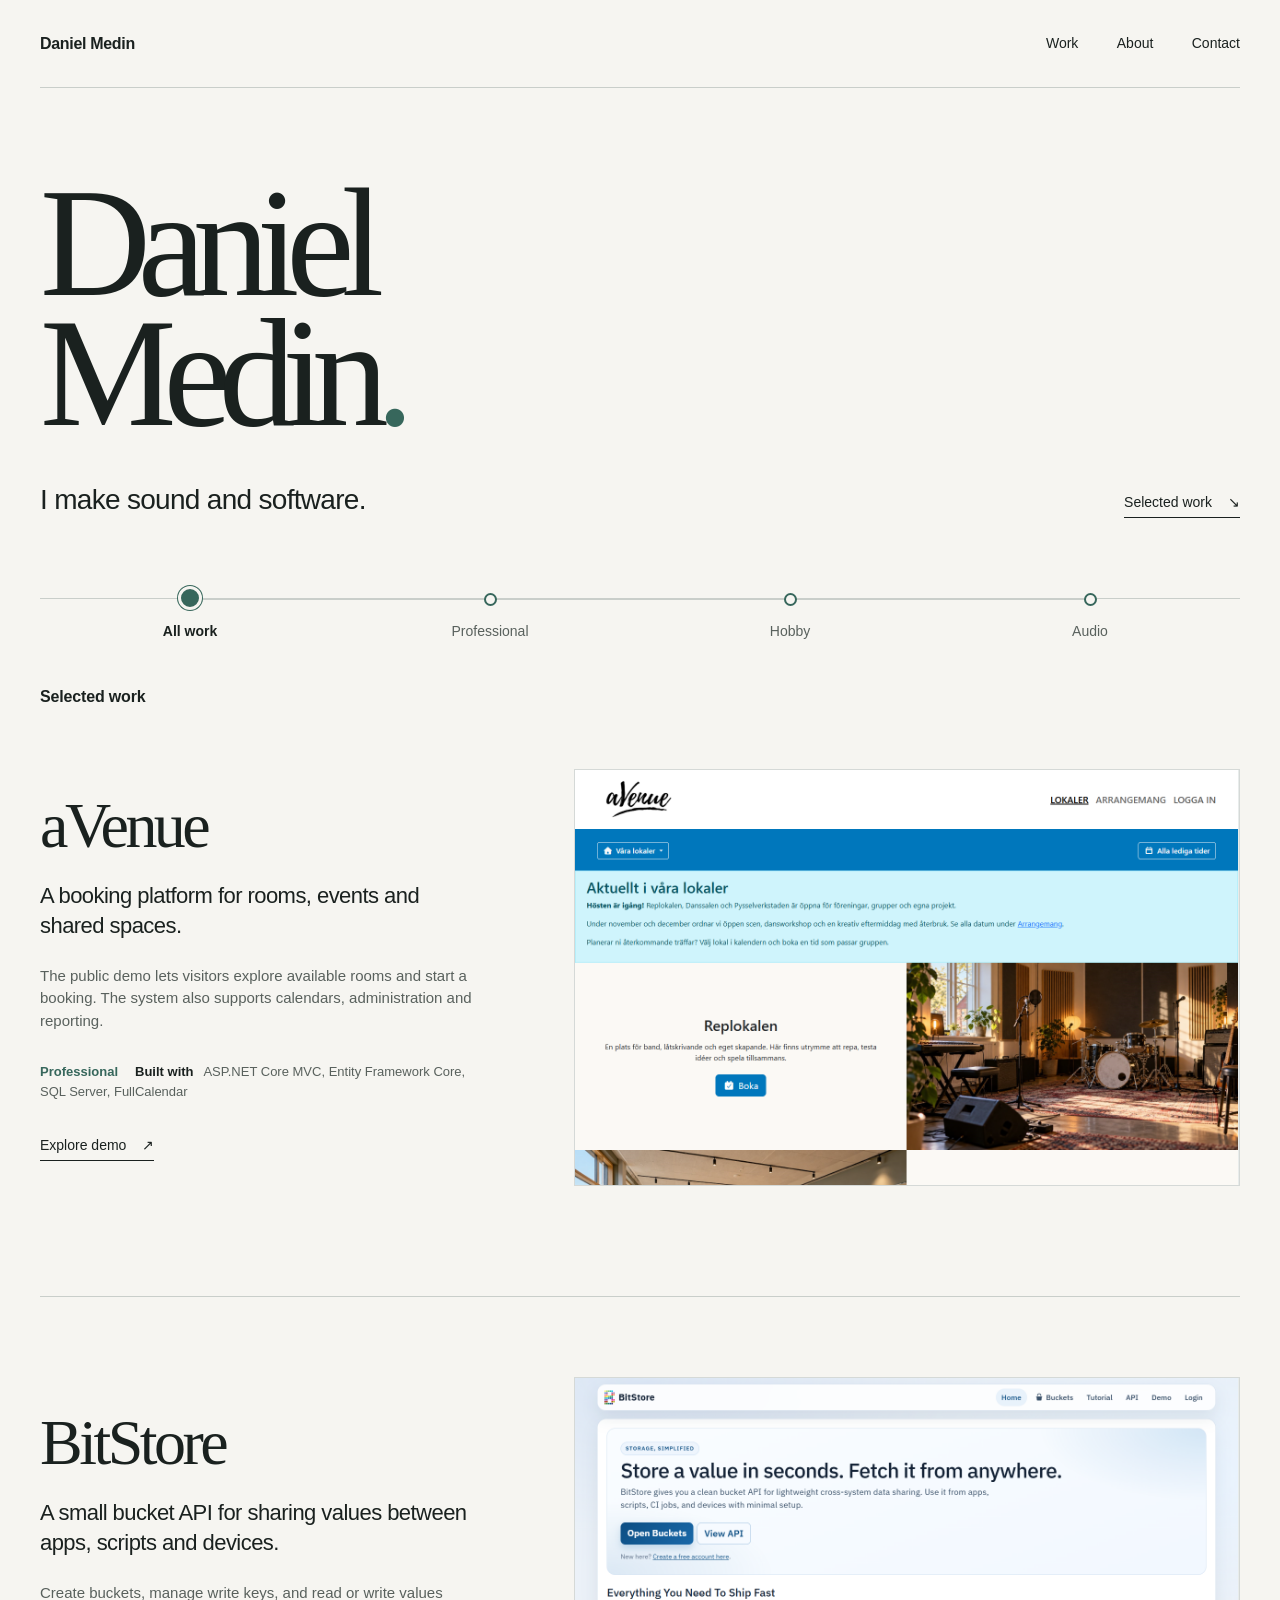
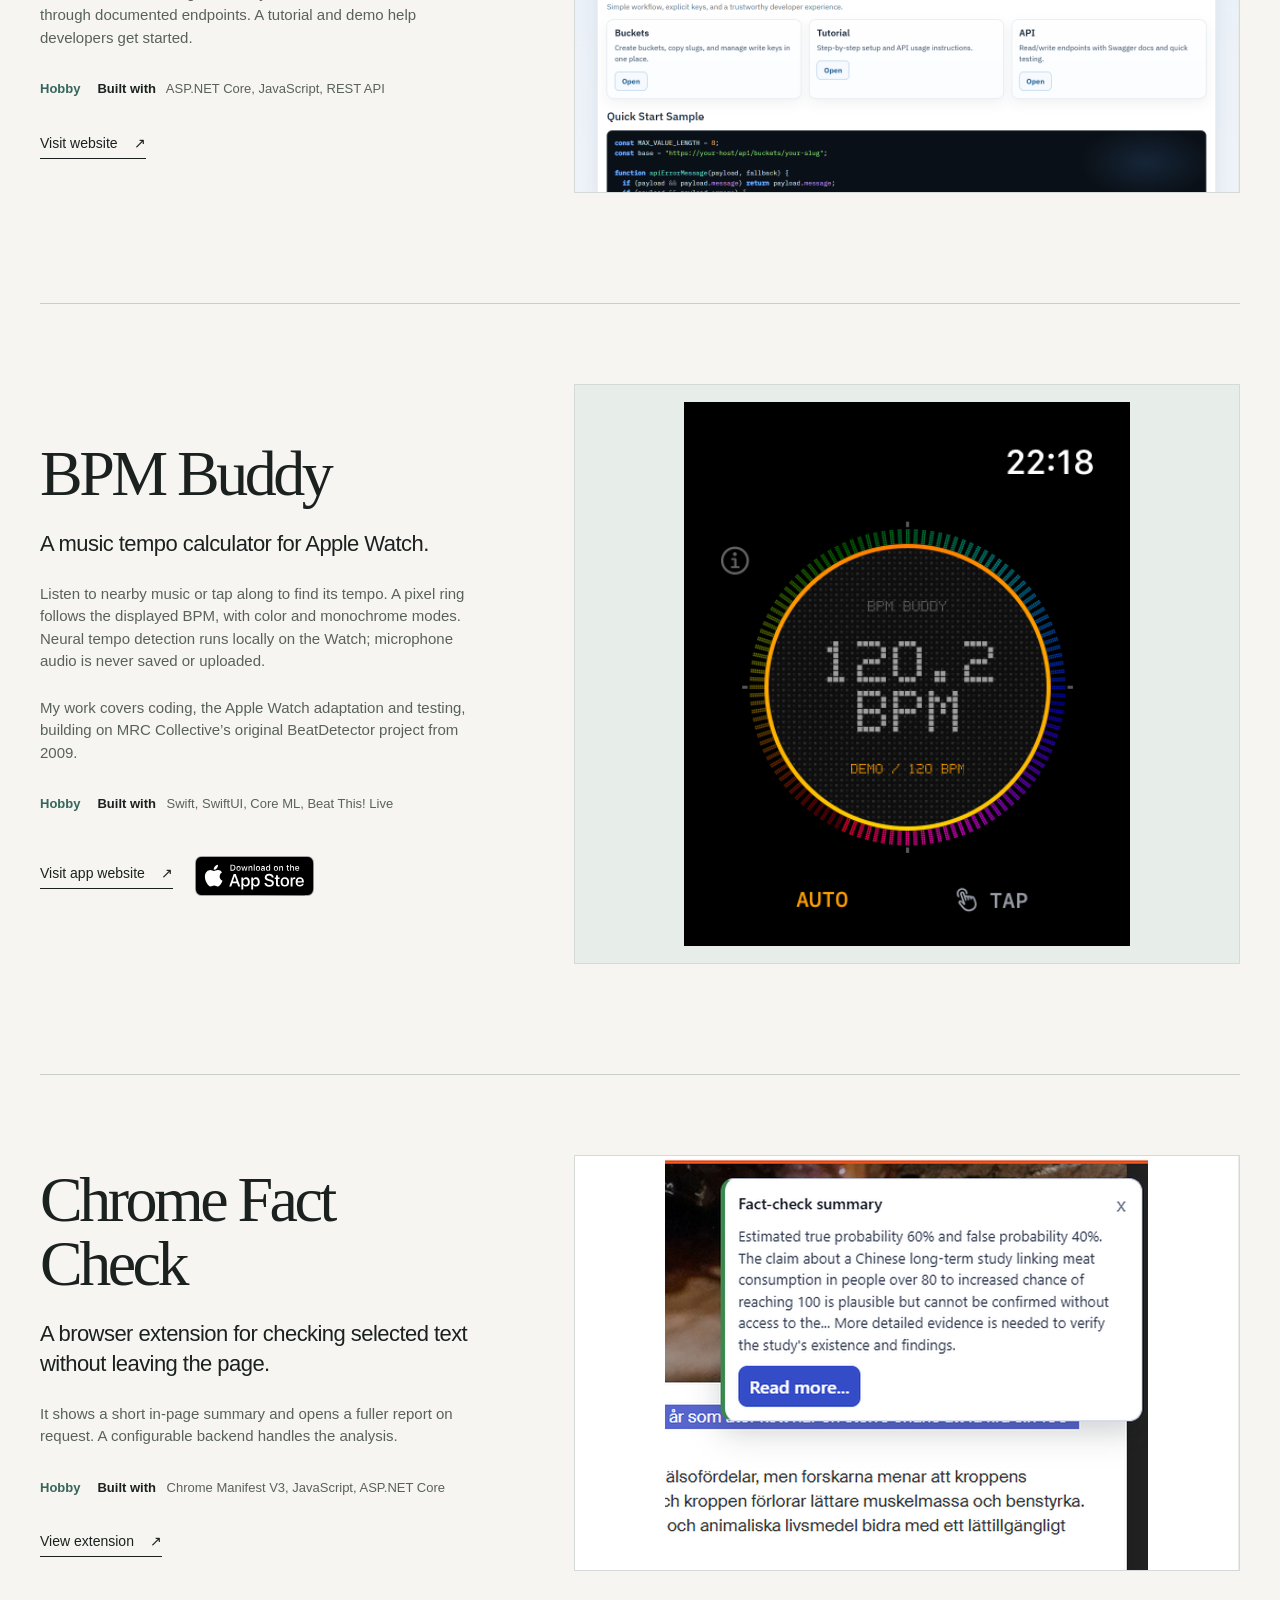
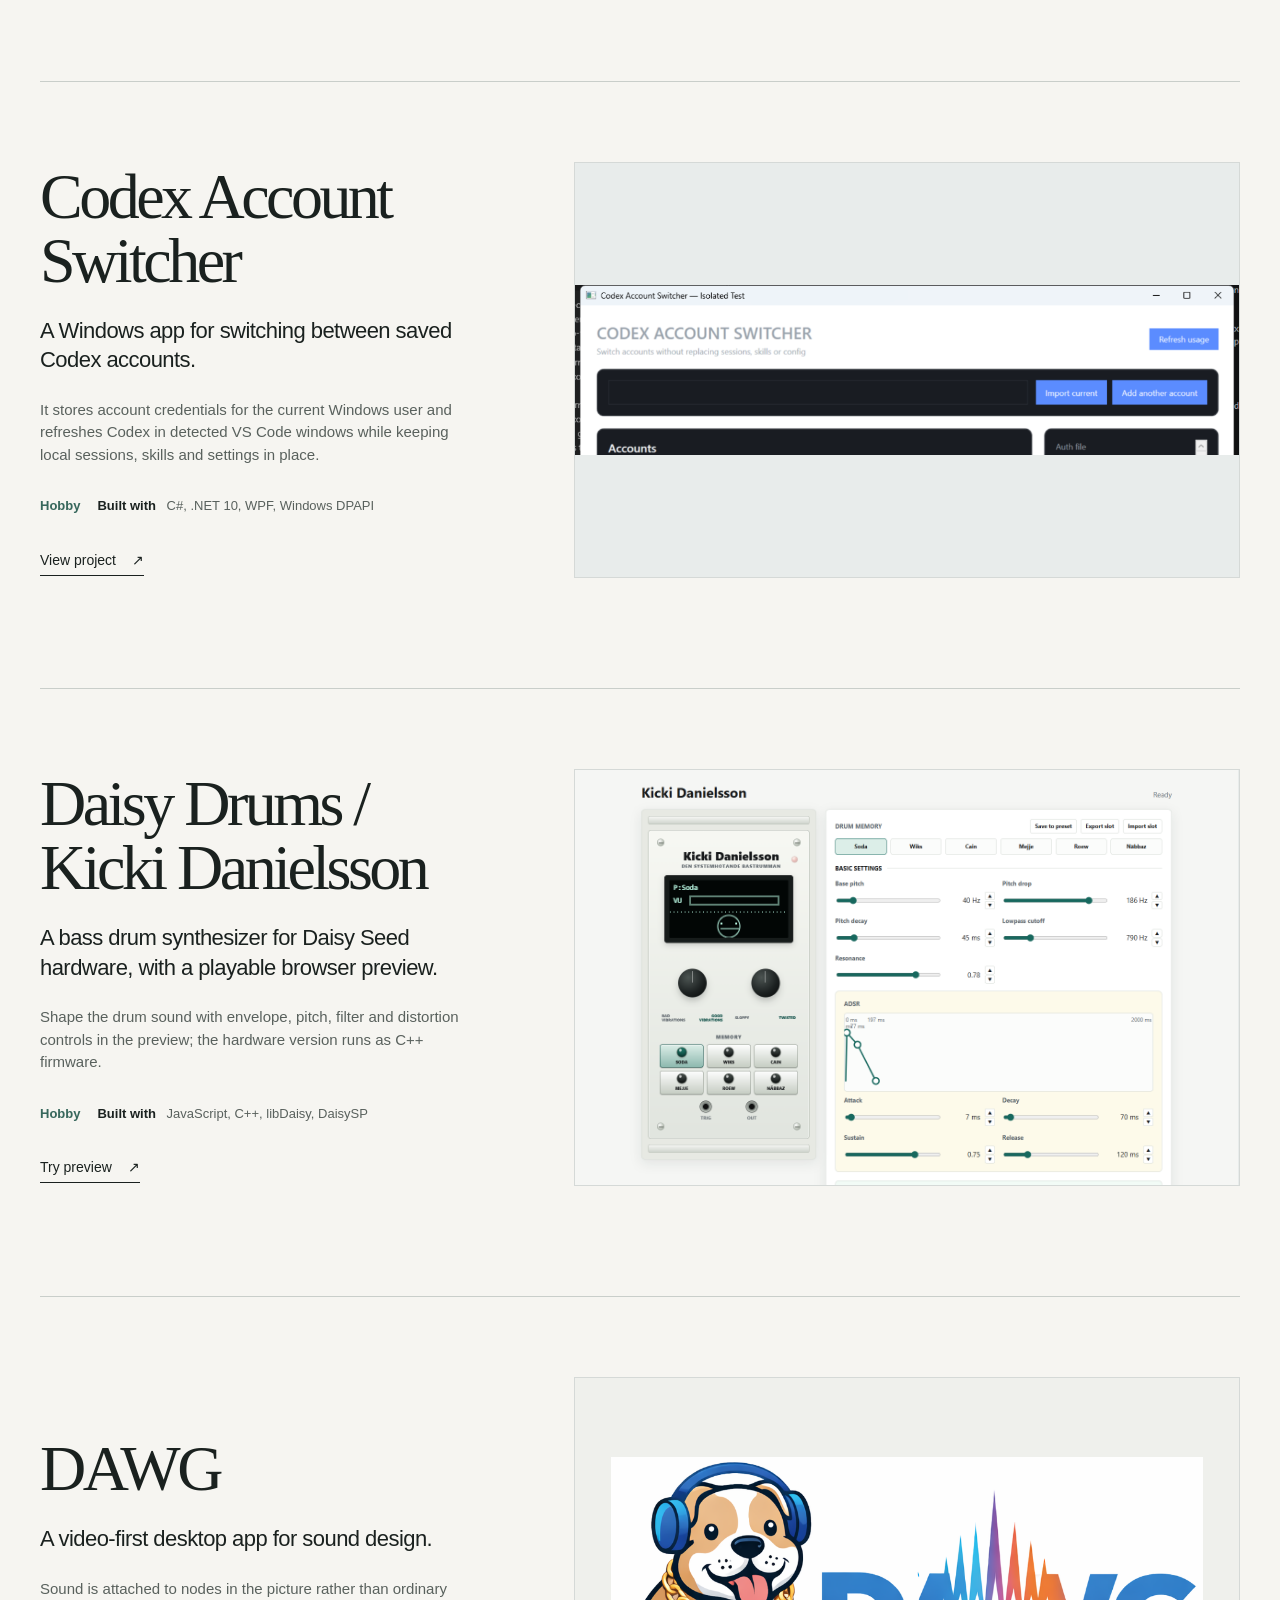
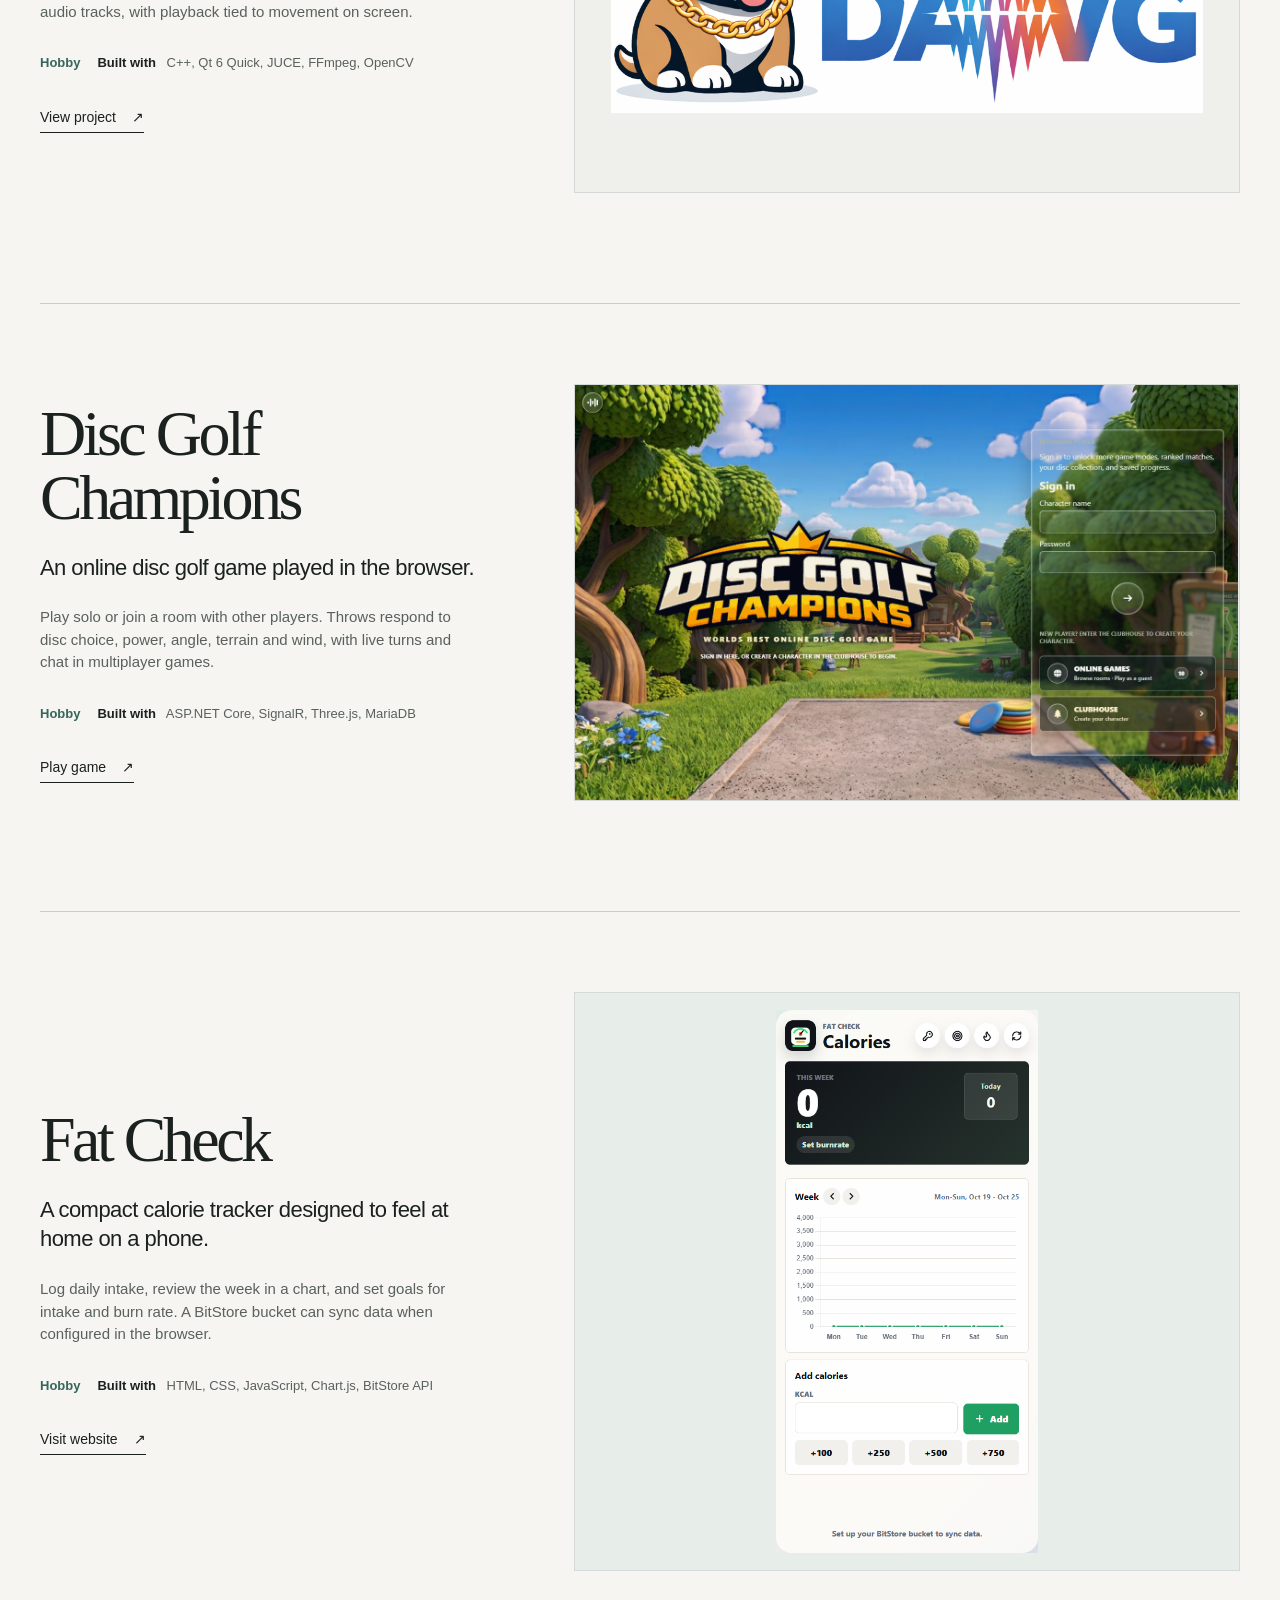
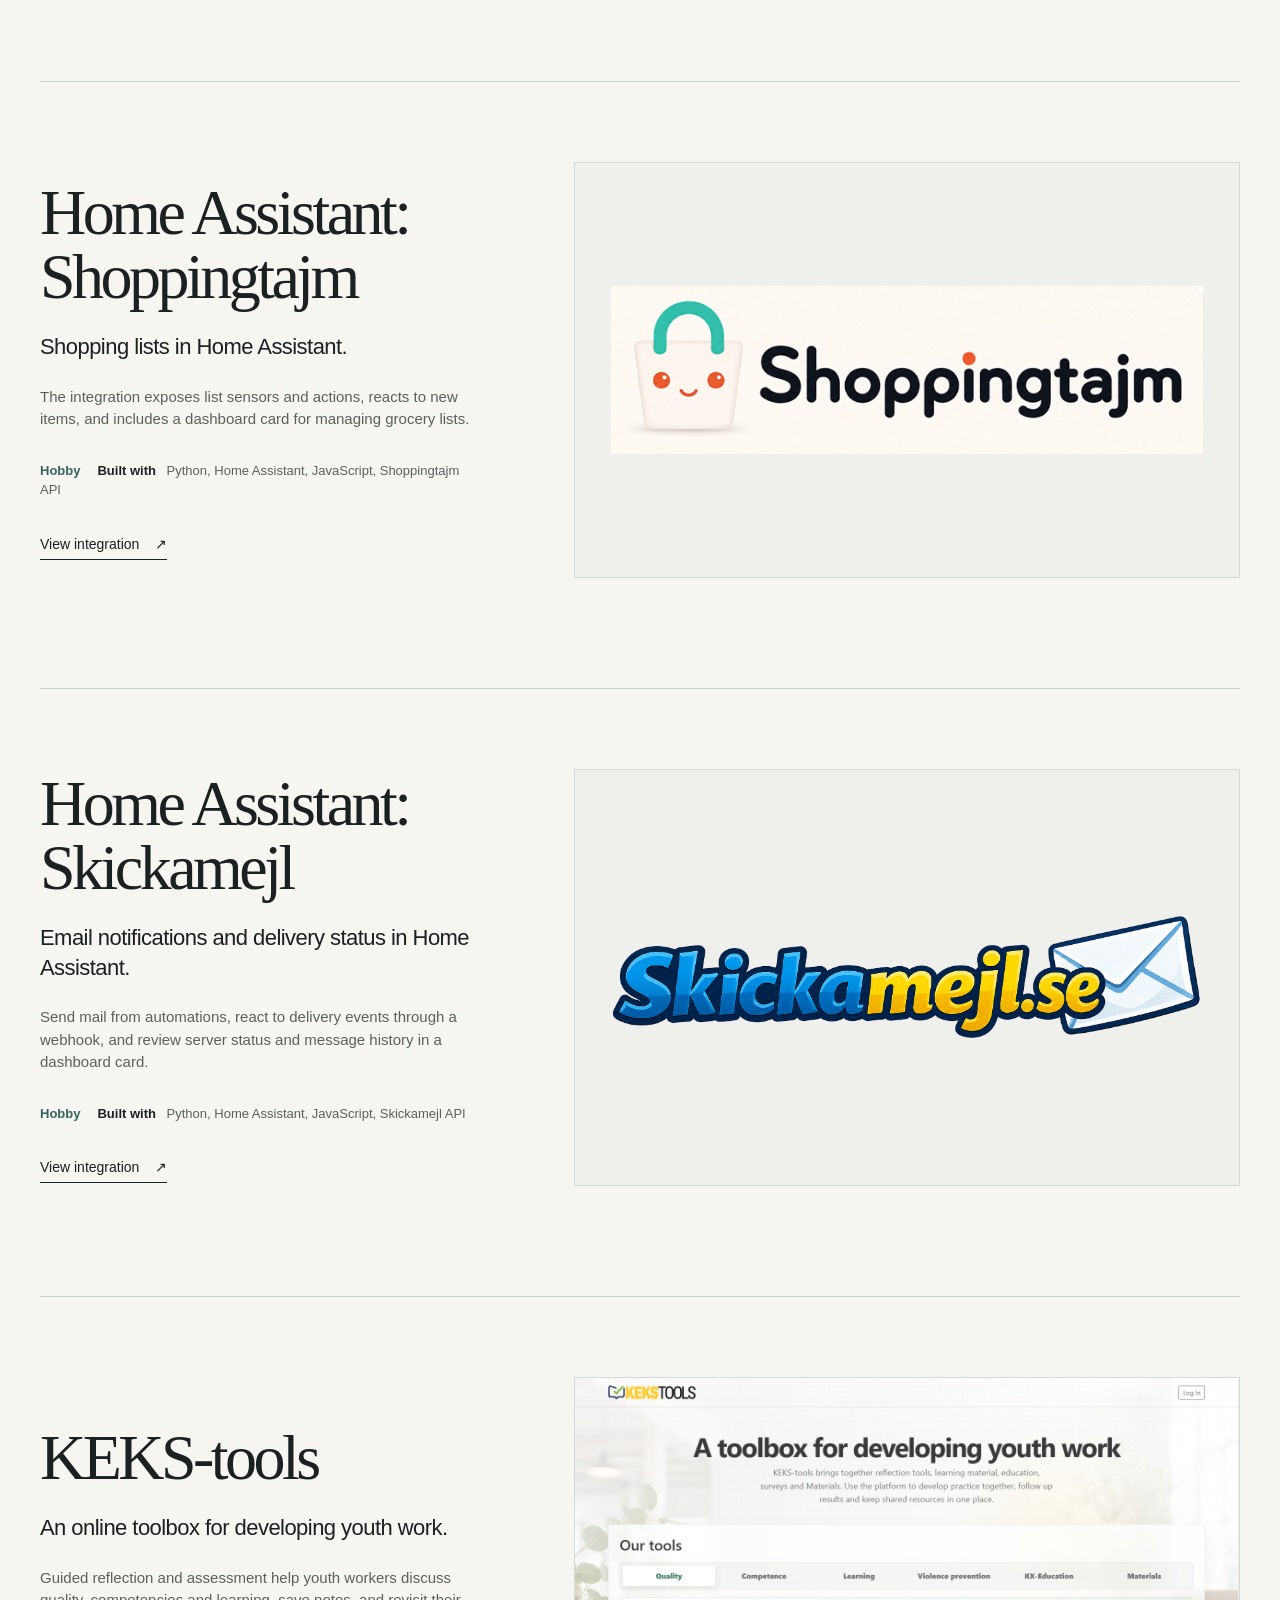
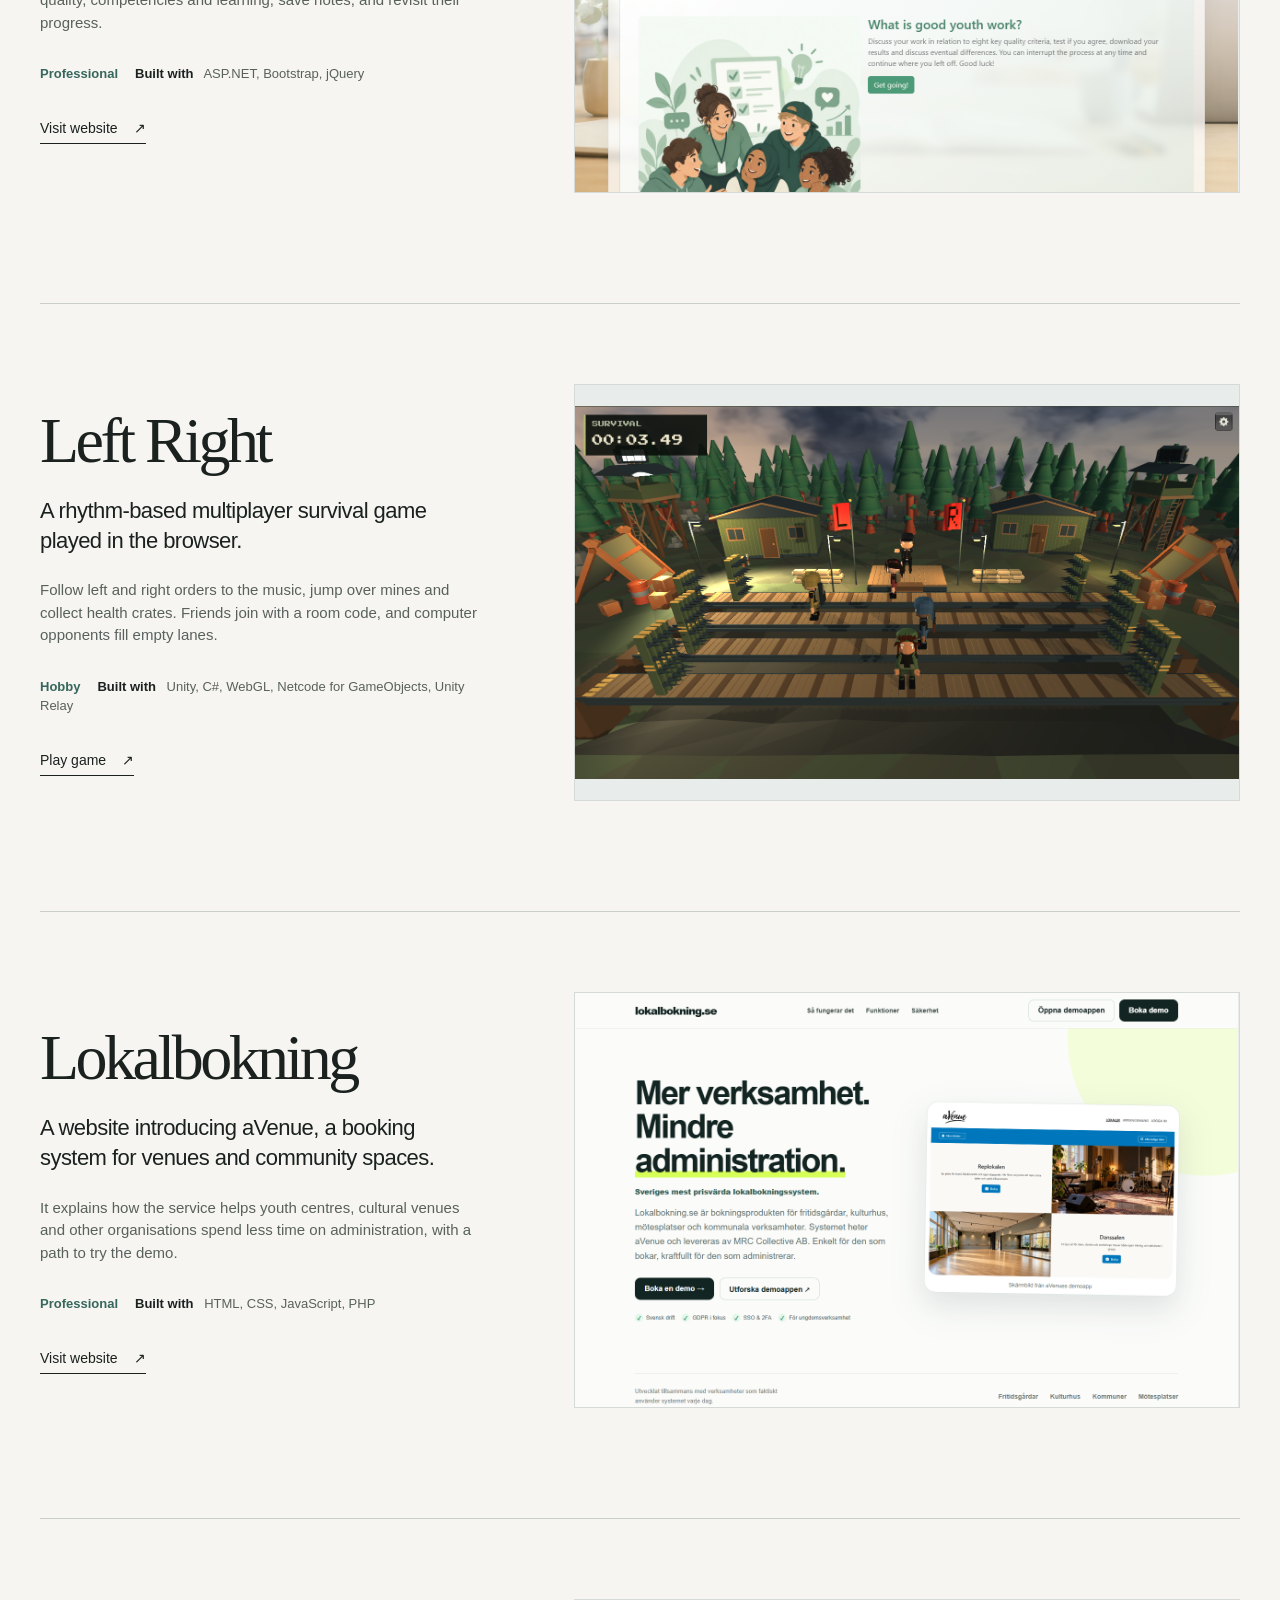
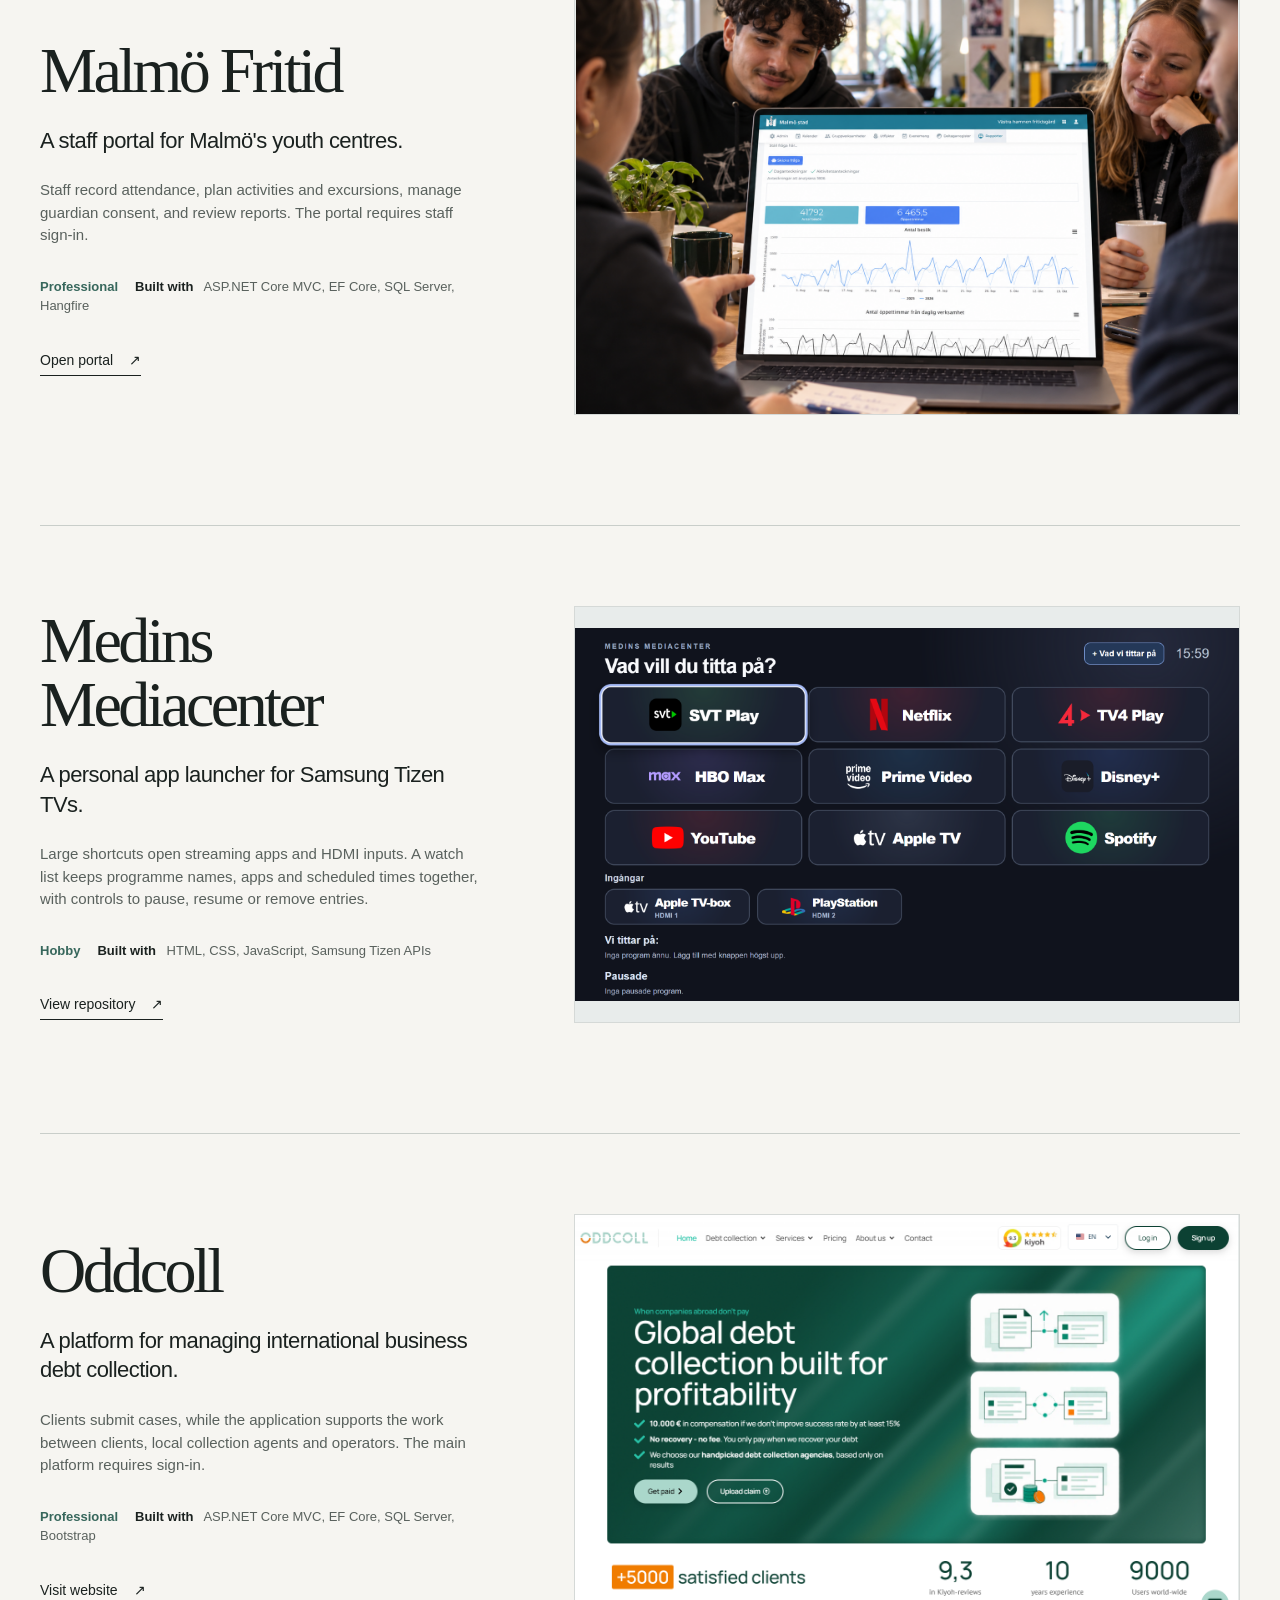
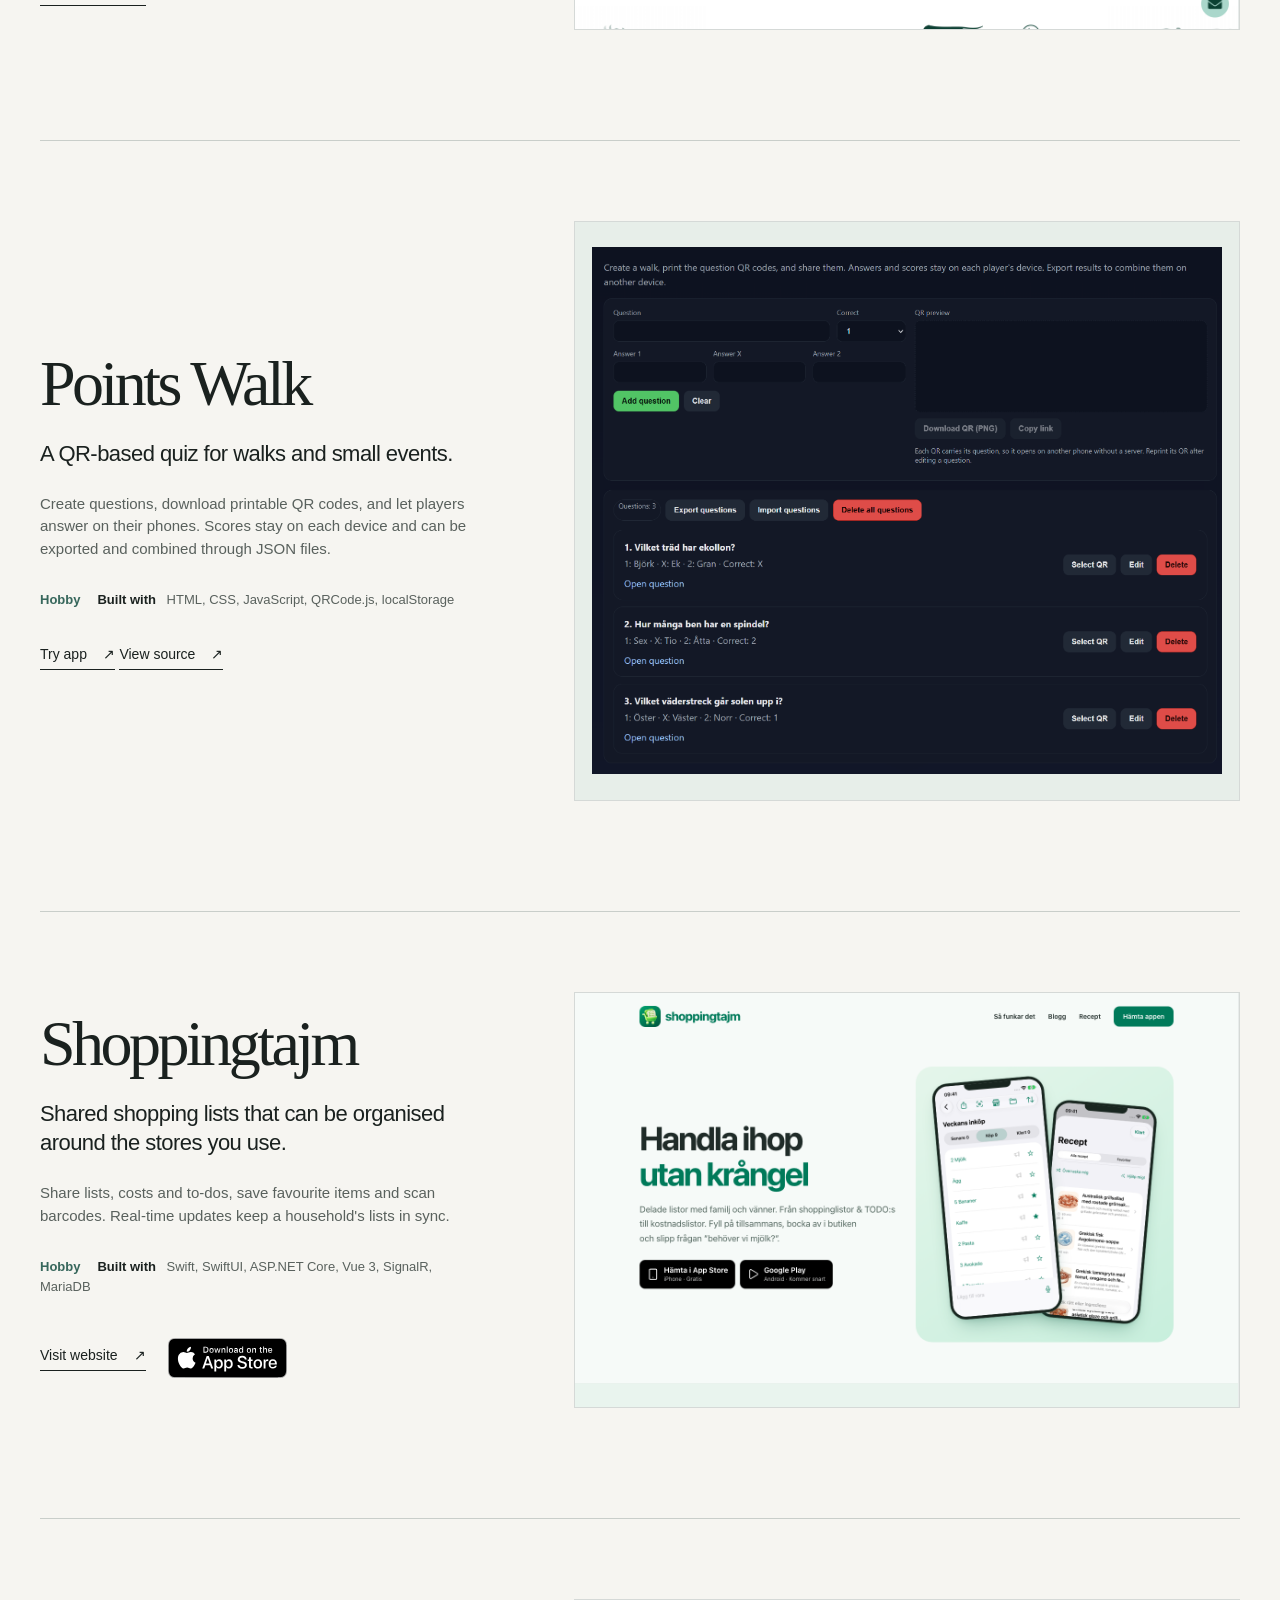
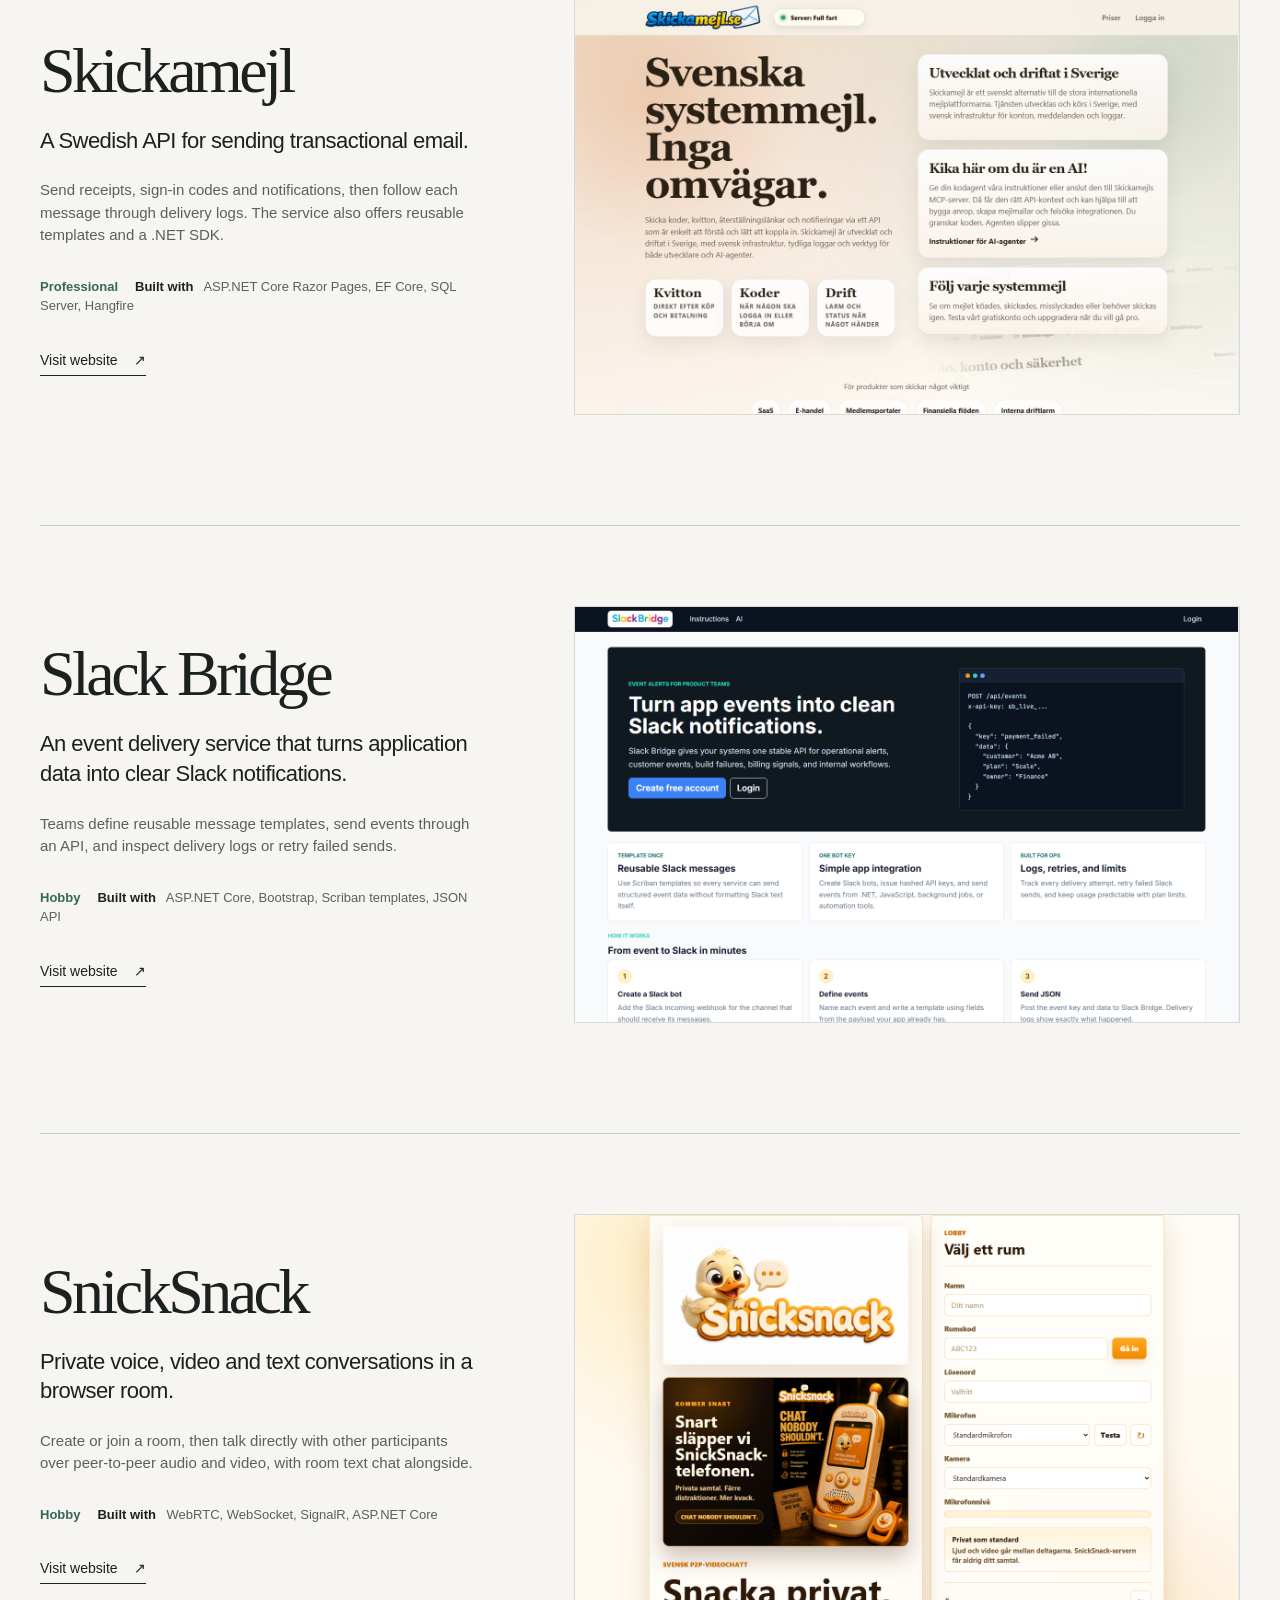
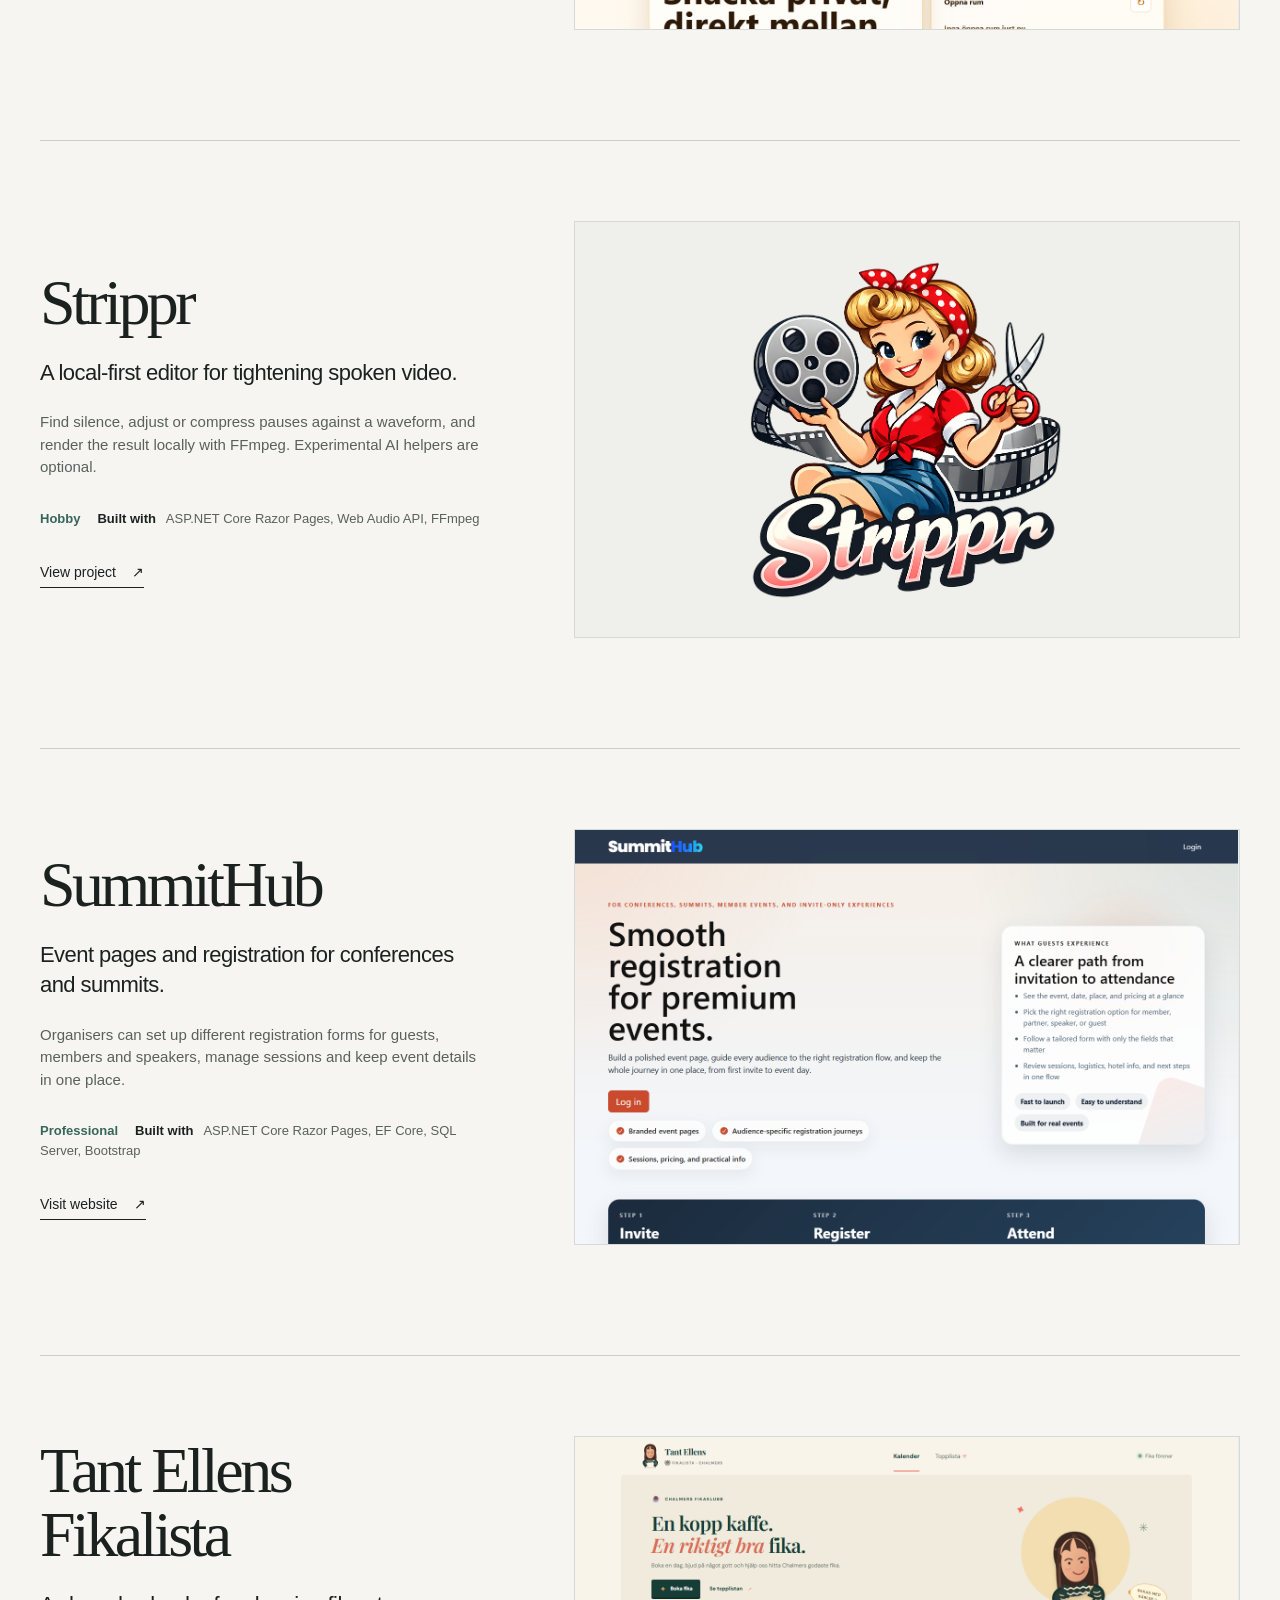
<file: index.html>
<!doctype html>
<html lang="en">
<head>
  <meta charset="utf-8">
  <meta name="viewport" content="width=device-width, initial-scale=1">
  <meta name="description" content="Daniel Medin makes sound and software. Selected audio, web and software projects.">
  <title>Daniel Medin — Sound, Projects &amp; Web</title>
  <link rel="icon" type="image/svg+xml" href="favicon.svg">
  <link rel="stylesheet" href="styles.css">
  <script src="work-filter.js" defer></script>
</head>
<body>
  <div class="page">
    <header class="site-header">
      <a class="wordmark" href="#top" aria-label="Daniel Medin, back to top">Daniel Medin</a>
      <nav aria-label="Main navigation">
        <a href="#work">Work</a>
        <a href="about.html">About</a>
        <a href="#contact">Contact</a>
      </nav>
    </header>

    <main id="top">
      <section class="intro" aria-labelledby="page-title">
        <h1 id="page-title">Daniel<br>Medin<span class="period">.</span></h1>
        <div class="intro-bottom">
          <p>I make sound and software.</p>
          <a class="text-link" href="#work">Selected work <span aria-hidden="true">↘</span></a>
        </div>
      </section>

      <section class="section work" id="work" aria-labelledby="work-title">
        <span id="professional" class="filter-anchor" aria-hidden="true"></span>
        <span id="hobby" class="filter-anchor" aria-hidden="true"></span>
        <span id="audio" class="filter-anchor" aria-hidden="true"></span>
        <div class="work-filter" aria-label="Filter projects">
          <div class="filter-track">
            <div class="filter-stations" aria-hidden="true"><span></span><span></span><span></span><span></span></div>
            <input id="work-filter" type="range" min="0" max="3" step="1" value="0" aria-label="Filter projects" aria-valuetext="All work">
          </div>
          <div class="filter-labels" role="group" aria-label="Work categories">
            <button type="button" data-filter="all" aria-pressed="true">All work</button>
            <button type="button" data-filter="professional" aria-pressed="false">Professional</button>
            <button type="button" data-filter="hobby" aria-pressed="false">Hobby</button>
            <button type="button" data-filter="audio" aria-pressed="false">Audio</button>
          </div>
        </div>
        <p class="visually-hidden" id="filter-status" role="status" aria-live="polite"></p>
        <div class="section-heading">
          <h2 id="work-title">Selected work</h2>
        </div>

        <article class="project" data-category="professional">
          <div class="project-copy">
            <h3>aVenue</h3>
            <p class="project-summary">A booking platform for rooms, events and shared spaces.</p>
            <p class="project-detail">The public demo lets visitors explore available rooms and start a booking. The system also supports calendars, administration and reporting.</p>
            <p class="technology"><span class="project-tag">Professional</span><strong>Built with</strong> ASP.NET Core MVC, Entity Framework Core, SQL Server, FullCalendar</p>
            <a class="text-link" href="https://avenue.lokalbokning.se/" target="_blank" rel="noopener noreferrer">Explore demo <span aria-hidden="true">↗</span></a>
          </div>
          <a class="project-image" href="https://avenue.lokalbokning.se/" target="_blank" rel="noopener noreferrer" aria-label="Explore the aVenue demo">
            <img src="assets/avenue.png" width="1440" height="900" loading="lazy" alt="Screenshot of the aVenue demo showing rooms available for booking">
          </a>
        </article>

        <article class="project" data-category="hobby">
          <div class="project-copy">
            <h3>BitStore</h3>
            <p class="project-summary">A small bucket API for sharing values between apps, scripts and devices.</p>
            <p class="project-detail">Create buckets, manage write keys, and read or write values through documented endpoints. A tutorial and demo help developers get started.</p>
            <p class="technology"><span class="project-tag">Hobby</span><strong>Built with</strong> ASP.NET Core, JavaScript, REST API</p>
            <a class="text-link" href="https://bitstore.mrcheng.se/" target="_blank" rel="noopener noreferrer">Visit website <span aria-hidden="true">↗</span></a>
          </div>
          <a class="project-image" href="https://bitstore.mrcheng.se/" target="_blank" rel="noopener noreferrer" aria-label="Visit the BitStore website">
            <img src="assets/bitstore.png" width="1440" height="900" loading="lazy" alt="Screenshot of the BitStore homepage showing its bucket API introduction and quick start">
          </a>
        </article>

        <article class="project" data-category="hobby" id="bpm-buddy">
          <div class="project-copy">
            <h3>BPM Buddy</h3>
            <p class="project-summary">A music tempo calculator for Apple Watch.</p>
            <p class="project-detail">Listen to nearby music or tap along to find its tempo. A pixel ring follows the displayed BPM, with color and monochrome modes. Neural tempo detection runs locally on the Watch; microphone audio is never saved or uploaded.</p>
            <p class="project-detail">My work covers coding, the Apple Watch adaptation and testing, building on MRC Collective’s original BeatDetector project from 2009.</p>
            <p class="technology"><span class="project-tag">Hobby</span><strong>Built with</strong> Swift, SwiftUI, Core ML, Beat This! Live</p>
            <div class="project-links">
              <a class="text-link" href="https://mrcheng.github.io/BeatBuddy/" target="_blank" rel="noopener noreferrer">Visit app website <span aria-hidden="true">↗</span></a>
              <a class="app-store-link" href="https://apps.apple.com/us/app/bpm-buddy-watch-tempo/id6834716974" target="_blank" rel="noopener noreferrer" aria-label="Download BPM Buddy on the App Store">
                <img src="assets/app-store-badge.svg" width="120" height="40" alt="Download on the App Store">
              </a>
            </div>
          </div>
          <a class="project-image project-image--portrait" href="https://mrcheng.github.io/BeatBuddy/" target="_blank" rel="noopener noreferrer" aria-label="Visit the BPM Buddy website">
            <img src="assets/bpm-buddy.png" width="422" height="514" loading="lazy" alt="BPM Buddy running its built-in 120 BPM demo on Apple Watch, with a colorful pixel ring, tempo display and AUTO and TAP controls">
          </a>
        </article>

        <article class="project" data-category="hobby">
          <div class="project-copy">
            <h3>Chrome Fact Check</h3>
            <p class="project-summary">A browser extension for checking selected text without leaving the page.</p>
            <p class="project-detail">It shows a short in-page summary and opens a fuller report on request. A configurable backend handles the analysis.</p>
            <p class="technology"><span class="project-tag">Hobby</span><strong>Built with</strong> Chrome Manifest V3, JavaScript, ASP.NET Core</p>
            <a class="text-link" href="https://chromewebstore.google.com/detail/chrome-fact-check/indnkfihnnflmakhihapclnjiabdnnai" target="_blank" rel="noopener noreferrer">View extension <span aria-hidden="true">↗</span></a>
          </div>
          <a class="project-image" href="https://chromewebstore.google.com/detail/chrome-fact-check/indnkfihnnflmakhihapclnjiabdnnai" target="_blank" rel="noopener noreferrer" aria-label="View Chrome Fact Check in the Chrome Web Store">
            <img src="assets/chrome-fact-check.png" width="1280" height="800" loading="lazy" alt="Chrome Web Store screenshot showing a fact-check summary popover over selected text">
          </a>
        </article>

        <article class="project" data-category="hobby">
          <div class="project-copy">
            <h3>Codex Account Switcher</h3>
            <p class="project-summary">A Windows app for switching between saved Codex accounts.</p>
            <p class="project-detail">It stores account credentials for the current Windows user and refreshes Codex in detected VS Code windows while keeping local sessions, skills and settings in place.</p>
            <p class="technology"><span class="project-tag">Hobby</span><strong>Built with</strong> C#, .NET 10, WPF, Windows DPAPI</p>
            <a class="text-link" href="https://github.com/daniel-medin/codex-account-switcher" target="_blank" rel="noopener noreferrer">View project <span aria-hidden="true">↗</span></a>
          </div>
          <a class="project-image" href="https://github.com/daniel-medin/codex-account-switcher" target="_blank" rel="noopener noreferrer" aria-label="View Codex Account Switcher on GitHub">
            <img src="assets/codex-account-switcher.png" width="975" height="250" loading="lazy" alt="Cropped screenshot of Codex Account Switcher in an isolated test, showing its account controls">
          </a>
        </article>

        <article class="project" data-category="hobby">
          <div class="project-copy">
            <h3>Daisy Drums / Kicki Danielsson</h3>
            <p class="project-summary">A bass drum synthesizer for Daisy Seed hardware, with a playable browser preview.</p>
            <p class="project-detail">Shape the drum sound with envelope, pitch, filter and distortion controls in the preview; the hardware version runs as C++ firmware.</p>
            <p class="technology"><span class="project-tag">Hobby</span><strong>Built with</strong> JavaScript, C++, libDaisy, DaisySP</p>
            <a class="text-link" href="https://mrcheng.github.io/Daisy/preview/kicki/" target="_blank" rel="noopener noreferrer">Try preview <span aria-hidden="true">↗</span></a>
          </div>
          <a class="project-image" href="https://mrcheng.github.io/Daisy/preview/kicki/" target="_blank" rel="noopener noreferrer" aria-label="Try the Kicki Danielsson browser preview">
            <img src="assets/daisy-kicki.png" width="1440" height="900" loading="lazy" alt="Screenshot of the Kicki Danielsson browser synthesizer with sound controls and a drum pad">
          </a>
        </article>

        <article class="project" data-category="hobby">
          <div class="project-copy">
            <h3>DAWG</h3>
            <p class="project-summary">A video-first desktop app for sound design.</p>
            <p class="project-detail">Sound is attached to nodes in the picture rather than ordinary audio tracks, with playback tied to movement on screen.</p>
            <p class="technology"><span class="project-tag">Hobby</span><strong>Built with</strong> C++, Qt 6 Quick, JUCE, FFmpeg, OpenCV</p>
            <a class="text-link" href="https://github.com/daniel-medin/dawg" target="_blank" rel="noopener noreferrer">View project <span aria-hidden="true">↗</span></a>
          </div>
          <a class="project-image project-image--art" href="https://github.com/daniel-medin/dawg" target="_blank" rel="noopener noreferrer" aria-label="View the DAWG project on GitHub">
            <img src="assets/dawg-logo.png" width="958" height="415" loading="lazy" alt="DAWG logo with a dog wearing headphones beside a soundwave wordmark">
          </a>
        </article>

        <article class="project" data-category="hobby">
          <div class="project-copy">
            <h3>Disc Golf Champions</h3>
            <p class="project-summary">An online disc golf game played in the browser.</p>
            <p class="project-detail">Play solo or join a room with other players. Throws respond to disc choice, power, angle, terrain and wind, with live turns and chat in multiplayer games.</p>
            <p class="technology"><span class="project-tag">Hobby</span><strong>Built with</strong> ASP.NET Core, SignalR, Three.js, MariaDB</p>
            <a class="text-link" href="https://discgolfchampions.mrcheng.se/" target="_blank" rel="noopener noreferrer">Play game <span aria-hidden="true">↗</span></a>
          </div>
          <a class="project-image" href="https://discgolfchampions.mrcheng.se/" target="_blank" rel="noopener noreferrer" aria-label="Play Disc Golf Champions">
            <img src="assets/discgolfchampions.png" width="1440" height="900" loading="lazy" alt="Screenshot of the Disc Golf Champions browser game's illustrated start screen">
          </a>
        </article>

        <article class="project" data-category="hobby">
          <div class="project-copy">
            <h3>Fat Check</h3>
            <p class="project-summary">A compact calorie tracker designed to feel at home on a phone.</p>
            <p class="project-detail">Log daily intake, review the week in a chart, and set goals for intake and burn rate. A BitStore bucket can sync data when configured in the browser.</p>
            <p class="technology"><span class="project-tag">Hobby</span><strong>Built with</strong> HTML, CSS, JavaScript, Chart.js, BitStore API</p>
            <a class="text-link" href="https://fatcheck.mrcheng.se/" target="_blank" rel="noopener noreferrer">Visit website <span aria-hidden="true">↗</span></a>
          </div>
          <a class="project-image project-image--portrait" href="https://fatcheck.mrcheng.se/" target="_blank" rel="noopener noreferrer" aria-label="Visit the Fat Check website">
            <img src="assets/fatcheck.png" width="460" height="952" loading="lazy" alt="Screenshot of the Fat Check calorie tracker showing a weekly chart and the calorie entry form">
          </a>
        </article>

        <article class="project" data-category="hobby">
          <div class="project-copy">
            <h3>Home Assistant: Shoppingtajm</h3>
            <p class="project-summary">Shopping lists in Home Assistant.</p>
            <p class="project-detail">The integration exposes list sensors and actions, reacts to new items, and includes a dashboard card for managing grocery lists.</p>
            <p class="technology"><span class="project-tag">Hobby</span><strong>Built with</strong> Python, Home Assistant, JavaScript, Shoppingtajm API</p>
            <a class="text-link" href="https://github.com/daniel-medin/home-assistant-shoppingtajm" target="_blank" rel="noopener noreferrer">View integration <span aria-hidden="true">↗</span></a>
          </div>
          <a class="project-image project-image--art" href="https://github.com/daniel-medin/home-assistant-shoppingtajm" target="_blank" rel="noopener noreferrer" aria-label="View the Shoppingtajm Home Assistant integration on GitHub">
            <img src="assets/home-assistant-shoppingtajm.png" width="693" height="197" loading="lazy" alt="Shoppingtajm logo included with its Home Assistant integration">
          </a>
        </article>

        <article class="project" data-category="hobby">
          <div class="project-copy">
            <h3>Home Assistant: Skickamejl</h3>
            <p class="project-summary">Email notifications and delivery status in Home Assistant.</p>
            <p class="project-detail">Send mail from automations, react to delivery events through a webhook, and review server status and message history in a dashboard card.</p>
            <p class="technology"><span class="project-tag">Hobby</span><strong>Built with</strong> Python, Home Assistant, JavaScript, Skickamejl API</p>
            <a class="text-link" href="https://github.com/MRCCollective/home-assistant-skickamejl" target="_blank" rel="noopener noreferrer">View integration <span aria-hidden="true">↗</span></a>
          </div>
          <a class="project-image project-image--art" href="https://github.com/MRCCollective/home-assistant-skickamejl" target="_blank" rel="noopener noreferrer" aria-label="View the Skickamejl Home Assistant integration on GitHub">
            <img src="assets/home-assistant-skickamejl.png" width="1869" height="403" loading="lazy" alt="Skickamejl logo included with its Home Assistant integration">
          </a>
        </article>

        <article class="project" data-category="professional">
          <div class="project-copy">
            <h3>KEKS-tools</h3>
            <p class="project-summary">An online toolbox for developing youth work.</p>
            <p class="project-detail">Guided reflection and assessment help youth workers discuss quality, competencies and learning, save notes, and revisit their progress.</p>
            <p class="technology"><span class="project-tag">Professional</span><strong>Built with</strong> ASP.NET, Bootstrap, jQuery</p>
            <a class="text-link" href="https://keks-tools.eu/" target="_blank" rel="noopener noreferrer">Visit website <span aria-hidden="true">↗</span></a>
          </div>
          <a class="project-image" href="https://keks-tools.eu/" target="_blank" rel="noopener noreferrer" aria-label="Visit the KEKS-tools website">
            <img src="assets/keks-tools.png" width="1440" height="900" loading="lazy" alt="Screenshot of the KEKS-tools homepage with its youth work reflection tools">
          </a>
        </article>

        <article class="project" data-category="hobby">
          <div class="project-copy">
            <h3>Left Right</h3>
            <p class="project-summary">A rhythm-based multiplayer survival game played in the browser.</p>
            <p class="project-detail">Follow left and right orders to the music, jump over mines and collect health crates. Friends join with a room code, and computer opponents fill empty lanes.</p>
            <p class="technology"><span class="project-tag">Hobby</span><strong>Built with</strong> Unity, C#, WebGL, Netcode for GameObjects, Unity Relay</p>
            <a class="text-link" href="https://mrcheng.github.io/leftright/" target="_blank" rel="noopener noreferrer">Play game <span aria-hidden="true">&#8599;</span></a>
          </div>
          <a class="project-image" href="https://mrcheng.github.io/leftright/" target="_blank" rel="noopener noreferrer" aria-label="Play Left Right">
            <img src="assets/left-right.png" width="1438" height="809" loading="lazy" alt="Left Right gameplay showing four recruits on wooden lanes, spiked barriers and a drill instructor giving directions">
          </a>
        </article>

        <article class="project" data-category="professional">
          <div class="project-copy">
            <h3>Lokalbokning</h3>
            <p class="project-summary">A website introducing aVenue, a booking system for venues and community spaces.</p>
            <p class="project-detail">It explains how the service helps youth centres, cultural venues and other organisations spend less time on administration, with a path to try the demo.</p>
            <p class="technology"><span class="project-tag">Professional</span><strong>Built with</strong> HTML, CSS, JavaScript, PHP</p>
            <a class="text-link" href="https://lokalbokning.se/" target="_blank" rel="noopener noreferrer">Visit website <span aria-hidden="true">↗</span></a>
          </div>
          <a class="project-image" href="https://lokalbokning.se/" target="_blank" rel="noopener noreferrer" aria-label="Visit the Lokalbokning website">
            <img src="assets/lokalbokning.png" width="1440" height="900" loading="lazy" alt="Screenshot of Lokalbokning's homepage introducing the aVenue booking system">
          </a>
        </article>

        <article class="project" data-category="professional">
          <div class="project-copy">
            <h3>Malmö Fritid</h3>
            <p class="project-summary">A staff portal for Malmö's youth centres.</p>
            <p class="project-detail">Staff record attendance, plan activities and excursions, manage guardian consent, and review reports. The portal requires staff sign-in.</p>
            <p class="technology"><span class="project-tag">Professional</span><strong>Built with</strong> ASP.NET Core MVC, EF Core, SQL Server, Hangfire</p>
            <a class="text-link" href="https://fritid.malmo.se/" target="_blank" rel="noopener noreferrer">Open portal <span aria-hidden="true">↗</span></a>
          </div>
          <a class="project-image" href="https://fritid.malmo.se/" target="_blank" rel="noopener noreferrer" aria-label="Open the Malmö Fritid staff portal">
            <img src="assets/malmo-fritid-laptop.png" width="1586" height="992" loading="lazy" alt="Illustrative youth centre scene with Daniel's Malmö Fritid dashboard screenshot on a laptop">
          </a>
        </article>

        <article class="project" data-category="hobby">
          <div class="project-copy">
            <h3>Medins Mediacenter</h3>
            <p class="project-summary">A personal app launcher for Samsung Tizen TVs.</p>
            <p class="project-detail">Large shortcuts open streaming apps and HDMI inputs. A watch list keeps programme names, apps and scheduled times together, with controls to pause, resume or remove entries.</p>
            <p class="technology"><span class="project-tag">Hobby</span><strong>Built with</strong> HTML, CSS, JavaScript, Samsung Tizen APIs</p>
            <a class="text-link" href="https://github.com/daniel-medin/Neo-qled" target="_blank" rel="noopener noreferrer">View repository <span aria-hidden="true">↗</span></a>
          </div>
          <a class="project-image" href="https://github.com/daniel-medin/Neo-qled" target="_blank" rel="noopener noreferrer" aria-label="View the Medins Mediacenter repository">
            <img src="assets/medins-mediacenter.png" width="1920" height="1080" loading="lazy" alt="Browser preview of Medins Mediacenter with streaming app shortcuts, Apple TV and PlayStation HDMI inputs, and a watch list">
          </a>
        </article>

        <article class="project" data-category="professional">
          <div class="project-copy">
            <h3>Oddcoll</h3>
            <p class="project-summary">A platform for managing international business debt collection.</p>
            <p class="project-detail">Clients submit cases, while the application supports the work between clients, local collection agents and operators. The main platform requires sign-in.</p>
            <p class="technology"><span class="project-tag">Professional</span><strong>Built with</strong> ASP.NET Core MVC, EF Core, SQL Server, Bootstrap</p>
            <a class="text-link" href="https://oddcoll.com/" target="_blank" rel="noopener noreferrer">Visit website <span aria-hidden="true">↗</span></a>
          </div>
          <a class="project-image" href="https://oddcoll.com/" target="_blank" rel="noopener noreferrer" aria-label="Visit the Oddcoll website">
            <img src="assets/oddcoll.png" width="1440" height="900" loading="lazy" alt="Screenshot of the Oddcoll homepage introducing its international debt collection service">
          </a>
        </article>

        <article class="project" data-category="hobby">
          <div class="project-copy">
            <h3>Points Walk</h3>
            <p class="project-summary">A QR-based quiz for walks and small events.</p>
            <p class="project-detail">Create questions, download printable QR codes, and let players answer on their phones. Scores stay on each device and can be exported and combined through JSON files.</p>
            <p class="technology"><span class="project-tag">Hobby</span><strong>Built with</strong> HTML, CSS, JavaScript, QRCode.js, localStorage</p>
            <a class="text-link" href="https://daniel-medin.github.io/pointswalk-pages/" target="_blank" rel="noopener noreferrer">Try app <span aria-hidden="true">↗</span></a>
            <a class="text-link" href="https://github.com/daniel-medin/pointswalk-pages" target="_blank" rel="noopener noreferrer">View source <span aria-hidden="true">↗</span></a>
          </div>
          <a class="project-image project-image--portrait" href="https://daniel-medin.github.io/pointswalk-pages/" target="_blank" rel="noopener noreferrer" aria-label="Try the Points Walk quiz app">
            <img src="assets/pointswalk.png" width="1647" height="1377" loading="lazy" alt="Points Walk question editor with 1/X/2 answer fields and three sample quiz questions">
          </a>
        </article>

        <article class="project" data-category="hobby">
          <div class="project-copy">
            <h3>Shoppingtajm</h3>
            <p class="project-summary">Shared shopping lists that can be organised around the stores you use.</p>
            <p class="project-detail">Share lists, costs and to-dos, save favourite items and scan barcodes. Real-time updates keep a household's lists in sync.</p>
            <p class="technology"><span class="project-tag">Hobby</span><strong>Built with</strong> Swift, SwiftUI, ASP.NET Core, Vue 3, SignalR, MariaDB</p>
            <div class="project-links">
              <a class="text-link" href="https://shoppingtajm.se/" target="_blank" rel="noopener noreferrer">Visit website <span aria-hidden="true">↗</span></a>
              <a class="app-store-link" href="https://apps.apple.com/se/app/shoppingtajm/id6838244501" target="_blank" rel="noopener noreferrer" aria-label="Download Shoppingtajm on the App Store">
                <img src="assets/app-store-badge.svg" width="120" height="40" alt="Download on the App Store">
              </a>
            </div>
          </div>
          <a class="project-image" href="https://shoppingtajm.se/" target="_blank" rel="noopener noreferrer" aria-label="Visit the Shoppingtajm website">
            <img src="assets/shoppingtajm.png" width="1440" height="900" loading="lazy" alt="Screenshot of the Shoppingtajm homepage presenting shared shopping lists">
          </a>
        </article>

        <article class="project" data-category="professional">
          <div class="project-copy">
            <h3>Skickamejl</h3>
            <p class="project-summary">A Swedish API for sending transactional email.</p>
            <p class="project-detail">Send receipts, sign-in codes and notifications, then follow each message through delivery logs. The service also offers reusable templates and a .NET SDK.</p>
            <p class="technology"><span class="project-tag">Professional</span><strong>Built with</strong> ASP.NET Core Razor Pages, EF Core, SQL Server, Hangfire</p>
            <a class="text-link" href="https://skickamejl.se/" target="_blank" rel="noopener noreferrer">Visit website <span aria-hidden="true">↗</span></a>
          </div>
          <a class="project-image" href="https://skickamejl.se/" target="_blank" rel="noopener noreferrer" aria-label="Visit the Skickamejl website">
            <img src="assets/skickamejl.png" width="1440" height="900" loading="lazy" alt="Screenshot of the Skickamejl homepage introducing its Swedish transactional email API">
          </a>
        </article>

        <article class="project" data-category="hobby">
          <div class="project-copy">
            <h3>Slack Bridge</h3>
            <p class="project-summary">An event delivery service that turns application data into clear Slack notifications.</p>
            <p class="project-detail">Teams define reusable message templates, send events through an API, and inspect delivery logs or retry failed sends.</p>
            <p class="technology"><span class="project-tag">Hobby</span><strong>Built with</strong> ASP.NET Core, Bootstrap, Scriban templates, JSON API</p>
            <a class="text-link" href="https://slackbridge.mrcheng.se/" target="_blank" rel="noopener noreferrer">Visit website <span aria-hidden="true">↗</span></a>
          </div>
          <a class="project-image" href="https://slackbridge.mrcheng.se/" target="_blank" rel="noopener noreferrer" aria-label="Visit the Slack Bridge website">
            <img src="assets/slackbridge.png" width="1440" height="900" alt="Screenshot of the Slack Bridge homepage showing its event API introduction and feature overview">
          </a>
        </article>

        <article class="project" data-category="hobby">
          <div class="project-copy">
            <h3>SnickSnack</h3>
            <p class="project-summary">Private voice, video and text conversations in a browser room.</p>
            <p class="project-detail">Create or join a room, then talk directly with other participants over peer-to-peer audio and video, with room text chat alongside.</p>
            <p class="technology"><span class="project-tag">Hobby</span><strong>Built with</strong> WebRTC, WebSocket, SignalR, ASP.NET Core</p>
            <a class="text-link" href="https://snicksnack.mrcheng.se/" target="_blank" rel="noopener noreferrer">Visit website <span aria-hidden="true">↗</span></a>
          </div>
          <a class="project-image" href="https://snicksnack.mrcheng.se/" target="_blank" rel="noopener noreferrer" aria-label="Visit the SnickSnack website">
            <img src="assets/snicksnack.png" width="1440" height="900" loading="lazy" alt="Screenshot of the SnickSnack homepage with controls to create or join a conversation room">
          </a>
        </article>

        <article class="project" data-category="hobby">
          <div class="project-copy">
            <h3>Strippr</h3>
            <p class="project-summary">A local-first editor for tightening spoken video.</p>
            <p class="project-detail">Find silence, adjust or compress pauses against a waveform, and render the result locally with FFmpeg. Experimental AI helpers are optional.</p>
            <p class="technology"><span class="project-tag">Hobby</span><strong>Built with</strong> ASP.NET Core Razor Pages, Web Audio API, FFmpeg</p>
            <a class="text-link" href="https://github.com/daniel-medin/Strippr" target="_blank" rel="noopener noreferrer">View project <span aria-hidden="true">↗</span></a>
          </div>
          <a class="project-image project-image--art" href="https://github.com/daniel-medin/Strippr" target="_blank" rel="noopener noreferrer" aria-label="View the Strippr project on GitHub">
            <img src="assets/strippr-logo.png" width="669" height="727" loading="lazy" alt="Strippr project artwork with a film reel and scissors">
          </a>
        </article>

        <article class="project" data-category="professional">
          <div class="project-copy">
            <h3>SummitHub</h3>
            <p class="project-summary">Event pages and registration for conferences and summits.</p>
            <p class="project-detail">Organisers can set up different registration forms for guests, members and speakers, manage sessions and keep event details in one place.</p>
            <p class="technology"><span class="project-tag">Professional</span><strong>Built with</strong> ASP.NET Core Razor Pages, EF Core, SQL Server, Bootstrap</p>
            <a class="text-link" href="https://summithub.se/" target="_blank" rel="noopener noreferrer">Visit website <span aria-hidden="true">↗</span></a>
          </div>
          <a class="project-image" href="https://summithub.se/" target="_blank" rel="noopener noreferrer" aria-label="Visit the SummitHub website">
            <img src="assets/summithub.png" width="1440" height="900" loading="lazy" alt="Screenshot of the SummitHub homepage describing event pages and registration journeys">
          </a>
        </article>

        <article class="project" data-category="hobby">
          <div class="project-copy">
            <h3>Tant Ellens Fikalista</h3>
            <p class="project-summary">A shared calendar for planning fika at Chalmers.</p>
            <p class="project-detail">Choose a day, add who is bringing refreshments and what they plan to bring, and see upcoming fika. A leaderboard counts hosts after their scheduled fika day.</p>
            <p class="technology"><span class="project-tag">Hobby</span><strong>Built with</strong> React, TypeScript, Express, SQLite, PWA</p>
            <a class="text-link" href="https://tantellensfikalista.mrcheng.se/" target="_blank" rel="noopener noreferrer">Visit website <span aria-hidden="true">↗</span></a>
          </div>
          <a class="project-image" href="https://tantellensfikalista.mrcheng.se/" target="_blank" rel="noopener noreferrer" aria-label="Visit the Tant Ellens Fikalista website">
            <img src="assets/tant-ellens-fikalista.png" width="1440" height="900" loading="lazy" alt="Tant Ellens Fikalista showing its fika calendar, next fika panel and leaderboard preview">
          </a>
        </article>

        <article class="project" data-category="professional">
          <div class="project-copy">
            <h3>The Logbook</h3>
            <p class="project-summary">KEKS's platform for documenting and developing open youth work.</p>
            <p class="project-detail">Youth workers record activities, conditions and outcomes. Reports help teams reflect on their results and adapt their work to young people's changing needs.</p>
            <p class="technology"><span class="project-tag">Professional</span><strong>Built with</strong> ASP.NET Core MVC, EF Core, SQL Server, Hangfire</p>
            <a class="text-link" href="https://thelogbook.eu/" target="_blank" rel="noopener noreferrer">Open platform <span aria-hidden="true">↗</span></a>
          </div>
          <a class="project-image" href="https://thelogbook.eu/" target="_blank" rel="noopener noreferrer" aria-label="Open The Logbook platform">
            <img src="assets/thelogbook.png" width="2500" height="1404" loading="lazy" alt="A youth worker using The Logbook's charts and reporting dashboard on a laptop">
          </a>
        </article>

        <article class="project" data-category="professional">
          <div class="project-copy">
            <h3>The Logbook mobile demo</h3>
            <p class="project-summary">An interactive mobile concept for recording youth work activities.</p>
            <p class="project-detail">Try the guided activity form, check-in card scanner, consent list, activity sharing and photo gallery. This browser-only prototype uses sample data and does not connect to KEKS.</p>
            <p class="technology"><span class="project-tag">Professional</span><strong>Built with</strong> React, TypeScript, Vite, IndexedDB, PWA</p>
            <a class="text-link" href="https://mrccollective.github.io/thelogbook-wpa/" target="_blank" rel="noopener noreferrer">Explore demo <span aria-hidden="true">↗</span></a>
          </div>
          <a class="project-image project-image--portrait" href="https://mrccollective.github.io/thelogbook-wpa/" target="_blank" rel="noopener noreferrer" aria-label="Explore The Logbook mobile demo">
            <img src="assets/thelogbook-mobile-demo.png" width="430" height="1000" loading="lazy" alt="The Logbook mobile demo showing an activity's details, sharing button and photo gallery controls">
          </a>
        </article>

        <article class="project" data-category="professional">
          <div class="project-copy">
            <h3>Ticktack</h3>
            <p class="project-summary">Time reporting and a mileage log in a mobile web app.</p>
            <p class="project-detail">Record work hours and trips, connect them to projects, calculate mileage reimbursement and send time and travel reports.</p>
            <p class="technology"><span class="project-tag">Professional</span><strong>Built with</strong> React, TypeScript, Express, MariaDB, PWA</p>
            <a class="text-link" href="https://ticktack.se/" target="_blank" rel="noopener noreferrer">Visit website <span aria-hidden="true">↗</span></a>
          </div>
          <a class="project-image project-image--portrait" href="https://ticktack.se/" target="_blank" rel="noopener noreferrer" aria-label="Visit the Ticktack website">
            <img src="assets/ticktack.png" width="460" height="900" loading="lazy" alt="Mobile screenshot of Ticktack showing its time reporting and mileage log introduction">
          </a>
        </article>

        <article class="project" data-category="professional">
          <div class="project-copy">
            <h3>Vad var det jag sa?</h3>
            <p class="project-summary">A Swedish and English learning site about hearing.</p>
            <p class="project-detail">Visitors can read practical guidance, try educational listening exercises and review an audiogram locally in the browser.</p>
            <p class="technology"><span class="project-tag">Professional</span><strong>Built with</strong> ASP.NET Core Razor Pages, JavaScript, Web Audio API, PDF.js</p>
            <a class="text-link" href="https://vadvardetjagsa.mrcheng.se/sv/" target="_blank" rel="noopener noreferrer">Visit website <span aria-hidden="true">↗</span></a>
          </div>
          <a class="project-image" href="https://vadvardetjagsa.mrcheng.se/sv/" target="_blank" rel="noopener noreferrer" aria-label="Visit the Vad var det jag sa website">
            <img src="assets/vadvardetjagsa.png" width="1440" height="900" loading="lazy" alt="Screenshot of the Vad var det jag sa homepage with hearing exercises and learning sections">
          </a>
        </article>

        <article class="project" data-category="professional">
          <div class="project-copy">
            <h3>Webbstatistik</h3>
            <p class="project-summary">Web analytics with visitor data hosted in Sweden.</p>
            <p class="project-detail">Track visits, events and traffic sources without tracking cookies. Dashboards, a JavaScript tracker and an ASP.NET Core SDK support different kinds of sites.</p>
            <p class="technology"><span class="project-tag">Professional</span><strong>Built with</strong> ASP.NET Core, JavaScript tracker, API, .NET SDK</p>
            <a class="text-link" href="https://webbstatistik.se/" target="_blank" rel="noopener noreferrer">Visit website <span aria-hidden="true">↗</span></a>
          </div>
          <a class="project-image" href="https://webbstatistik.se/" target="_blank" rel="noopener noreferrer" aria-label="Visit the Webbstatistik website">
            <img src="assets/webbstatistik.png" width="1440" height="900" loading="lazy" alt="Screenshot of the Webbstatistik homepage introducing Swedish-hosted web analytics">
          </a>
        </article>

        <details class="audio-register" id="audio-register" open>
          <summary><span role="heading" aria-level="3">Audio projects</span><span class="audio-register-action">Project archive <span aria-hidden="true">↗</span></span></summary>
          <div class="audio-register-content">
            <p class="audio-intro">This is a list of audio projects I've been involved in over the years.</p>
            <p class="audio-year-note">Years are approximate. Some come from dated work records, others from backups or estimates.</p>
            <nav class="audio-years" aria-label="Browse audio projects by year">
              <a href="#audio-2026">2026</a>
              <a href="#audio-2025">2025</a>
              <a href="#audio-2024">2024</a>
              <a href="#audio-2023">2023</a>
              <a href="#audio-2022">2022</a>
              <a href="#audio-2021">2021</a>
              <a href="#audio-2020">2020</a>
              <a href="#audio-2019">2019</a>
              <a href="#audio-2018">2018</a>
              <a href="#audio-2017">2017</a>
              <a href="#audio-2016">2016</a>
              <a href="#audio-2015">2015</a>
              <a href="#audio-2014">2014</a>
              <a href="#audio-2013">2013</a>
              <a href="#audio-2012">2012</a>
            </nav>
            <div class="audio-groups">
              <section class="audio-year" id="audio-2026" aria-labelledby="audio-2026-title">
                <h4 id="audio-2026-title">2026</h4>
                <ul class="audio-project-list">
                  <li>AEG – Dishwashers, tumble dryers and cooker hoods</li>
                  <li>Atlas Copco – Respect &amp; Cultural</li>
                  <li>Autoliv</li>
                  <li>Autoliv – HBN</li>
                  <li>Autoliv – LLU</li>
                  <li>Autoliv – September 2026</li>
                  <li>Bilia</li>
                  <li>Bilia – TV-reklam</li>
                  <li>Caparol – Reklamfilmer, mars 2026</li>
                  <li>Caparol / Colorama – Happy Homes</li>
                  <li>Cheffelo – Radioreklam</li>
                  <li>Columbus</li>
                  <li>Combitech – Brandfilm</li>
                  <li>Di Leva</li>
                  <li>Från Junior till Senior – Voice-over</li>
                  <li>Frihamnsdagarna – Campaign film</li>
                  <li>GKN – Dåtid &amp; Nutid</li>
                  <li>Göteborg &amp; Co – Varumärkesfilm, tysk voice-over</li>
                  <li>Göteborgs Stad – Mer plats för livet</li>
                  <li>Hay Day</li>
                  <li>Hay Day – Joe &amp; Jonas</li>
                  <li>Horse</li>
                  <li>Inflatable Suit</li>
                  <li>Jalas – Röstinspelning</li>
                  <li>Jobbsafari – Webbfilm</li>
                  <li>Kärcher – Voice-over</li>
                  <li>Länsförsäkringar – Brand campaign</li>
                  <li>Limbra</li>
                  <li>LKAB</li>
                  <li>Nintendo – Galaxy Live Action</li>
                  <li>Nintendo – Mario Medley</li>
                  <li>Nintendo – Sports Resort 2026</li>
                  <li>Nintendo – Zelda: Ocarina of Time</li>
                  <li>Pernilla Wahlgren Design</li>
                  <li>Polestar</li>
                  <li>Polestar – Design, Episode 01</li>
                  <li>Polestar – Episode 02</li>
                  <li>Polestar – Episode 03</li>
                  <li>Santa Maria – Jul</li>
                  <li>SCA</li>
                  <li>SCA – Landslaget</li>
                  <li>Scania</li>
                  <li>Scania – Game, interactive audio</li>
                  <li>SKF</li>
                  <li>SKF – Export Control</li>
                  <li>SKF – Marketing Update Berber</li>
                  <li>SKF – Remanufacturing Centre Event</li>
                  <li>SKF – Vanja Winblad Event</li>
                  <li>Stadsmissionen</li>
                  <li>Stena &amp; SKF – Voice-over med Bee</li>
                  <li>Stena Recycling – Social Media</li>
                  <li>Stenapodden</li>
                  <li>Stryktipset – Tips-SM, radioreklam januari 2026</li>
                  <li>Tele2 – AI Sheep</li>
                  <li>Tele2 – Frank's Childhood</li>
                  <li>Vattenfall – CSN, Flight 3</li>
                  <li>Vattenfall – Mastering</li>
                  <li>Vattenfall – WOW</li>
                  <li>VitaePro – Commercials</li>
                  <li>Volvo – AR</li>
                  <li>Volvo – Auto Software Update</li>
                  <li>Volvo – Kiruna Running Footage</li>
                  <li>Volvo – The Shift</li>
                  <li>Volvo – VR Motpr</li>
                  <li>Volvo Cars</li>
                  <li>Volvo Defence</li>
                  <li>Volvo Environment Prize</li>
                  <li>Volvo Home Energy Solutions</li>
                  <li>Volvo Penta</li>
                  <li>Volvo Trucks</li>
                  <li>Volvo Trucks – Benefit Films</li>
                  <li>Volvo Trucks – D13 Powertrain</li>
                  <li>Volvo Trucks – Fyra filmer</li>
                  <li>Volvo Trucks – VR sound production</li>
                  <li>Volvo Trucks – Walkaround / Segment Construction</li>
                  <li>Volvo Trucks US – September 2026</li>
                  <li>Volvo Trucks US – Walkarounds, september 2026</li>
                  <li>Wasa – GO HARD, product films</li>
                  <li>Wasa – Mastering</li>
                  <li>Wasa – Protein Plus</li>
                  <li>Wasa – Social, onlinevideo</li>
                </ul>
              </section>
              <section class="audio-year" id="audio-2025" aria-labelledby="audio-2025-title">
                <h4 id="audio-2025-title">2025</h4>
                <ul class="audio-project-list">
                  <li>A Tungsten Saga</li>
                  <li>AFRY</li>
                  <li>AI-redigering av ljudfiler</li>
                  <li>Allianz – Pet Project</li>
                  <li>ASSA – Launch Film 2025</li>
                  <li>ASSA – Service</li>
                  <li>AstraZeneca – Art Society</li>
                  <li>AstraZeneca – Event december 2025</li>
                  <li>AstraZeneca – Musikklipp</li>
                  <li>Autoliv</li>
                  <li>Autoliv – Empower</li>
                  <li>Baileys – Mastering</li>
                  <li>Caparol – Voice-over 2025</li>
                  <li>Craft – IFK 2025</li>
                  <li>Fristads – Trade show installation with forest sounds</li>
                  <li>GKN – Corporate Film 2</li>
                  <li>GKN – Group</li>
                  <li>Göteborg &amp; Co – Jul 2025</li>
                  <li>Guinness</li>
                  <li>HLR-filmen</li>
                  <li>Horse</li>
                  <li>Horse – Trade Show</li>
                  <li>Horse – Ultra Concept</li>
                  <li>Horse – Voice-over, augusti 2025</li>
                  <li>IAmAiken – Novels</li>
                  <li>IFEAT – Ljudmiljöer</li>
                  <li>Kavli – Web film</li>
                  <li>Kistone – 30 år</li>
                  <li>Ljudtest Volvo</li>
                  <li>MOBX – Future of Mobility</li>
                  <li>Mölnlycke – Mässintro, voice-over</li>
                  <li>Nintendo – Mario Kart 2025, Surround</li>
                  <li>Nintendo – Mario Kart World, maj 2025</li>
                  <li>Nintendo – Pokémon &amp; Donkey Kong, oktober 2025</li>
                  <li>Olka Express – Norwegian TV ad</li>
                  <li>SCA – Starter</li>
                  <li>Sendify</li>
                  <li>SKF – Fighting Counterfeit</li>
                  <li>Stena Metall – Avdelningar, röstinspelning</li>
                  <li>Stena Metall – Henrik Cehlander</li>
                  <li>Stena Metall – Ocean</li>
                  <li>Stena Recycling – Intro</li>
                  <li>Strömbrytare – Event</li>
                  <li>Stryktipset – Ledtråd / Gökuret</li>
                  <li>Stryktipset – November 2025</li>
                  <li>Tele2 – Franks namnsdag</li>
                  <li>Tele2 – Ljudmix</li>
                  <li>Testtvätt</li>
                  <li>Transdev</li>
                  <li>Vårvik</li>
                  <li>Visit Sweden</li>
                  <li>VitaePro – Commercials</li>
                  <li>Volleyball World Championship – Bumpers</li>
                  <li>Volvo</li>
                  <li>Volvo – Active Side Collision</li>
                  <li>Volvo – Bauma, mässfilm</li>
                  <li>Volvo – Brand Destination</li>
                  <li>Volvo – Buddy</li>
                  <li>Volvo – Driving Växjö</li>
                  <li>Volvo – Företagsfilm</li>
                  <li>Volvo – Immersive</li>
                  <li>Volvo – Load Finder</li>
                  <li>Volvo – NCAP</li>
                  <li>Volvo – Ulricehamn</li>
                  <li>Volvo Cars – Ocean</li>
                  <li>Volvo Cars – Winter 2025</li>
                  <li>Volvo Group</li>
                  <li>Volvo Penta – Reman 2025</li>
                  <li>Volvo Trucks – New VNR Teaser</li>
                  <li>Volvo Trucks – Safety</li>
                  <li>Volvo Trucks – VNR Launch Brand Film</li>
                  <li>Volvo V60 – Test Drive, TV-reklam</li>
                  <li>Volvo VNL – Commercial Spots</li>
                  <li>Volvo VNR – Launch: Peace of Mind</li>
                  <li>Wasa – Knäckebröd</li>
                  <li>Wasa – Social</li>
                  <li>Water</li>
                  <li>Weber – Dansk voice-over, september 2025</li>
                  <li>Weekly Revolt – Voice-over, 20 sekunder</li>
                  <li>WizePass</li>
                </ul>
              </section>
              <section class="audio-year" id="audio-2024" aria-labelledby="audio-2024-title">
                <h4 id="audio-2024-title">2024</h4>
                <ul class="audio-project-list">
                  <li>A Bright Future</li>
                  <li>Annas ljudfix</li>
                  <li>Axkid</li>
                  <li>Bacnet</li>
                  <li>Burger King – Bacon Cheddar (Norge)</li>
                  <li>Burger King – Böff, Denmark</li>
                  <li>Burger King – Chili Mayo</li>
                  <li>Burger King – Cocio Bøfsandwich</li>
                  <li>Burger King – Gourmet Chicken</li>
                  <li>Burger King – Gourmet Chicken, campaign versions</li>
                  <li>Burger King – Gourmet Chipotle</li>
                  <li>Burger King – Gourmet Chipotle, Nordic versions</li>
                  <li>Burger King – Nice Prajs / Crown Deal, norsk radio</li>
                  <li>Burger King – The Eagle</li>
                  <li>Burger King – Triple Onion</li>
                  <li>Caparol – Capafree Super</li>
                  <li>Caparol – Radioreklam, mars 2024</li>
                  <li>Caparol – Voice-over 2024</li>
                  <li>Coop – Välkommen, sociala medier</li>
                  <li>Electrolux – Care</li>
                  <li>Electrolux – Juli 2024</li>
                  <li>Electrolux – Steam Oven</li>
                  <li>Fallbeskrivning – Liam</li>
                  <li>Fjället</li>
                  <li>For You – Voice-over, februari 2024</li>
                  <li>Gekås</li>
                  <li>Göteborg &amp; Co</li>
                  <li>Halmstad – Platsvarumärke, voice-over</li>
                  <li>Halmstads kommun – Våld</li>
                  <li>Knacken</li>
                  <li>LBS – 2024</li>
                  <li>Liseberg – Gasten, kömeddelande</li>
                  <li>Liseberg – Nattsvart Gasten</li>
                  <li>Melodifestivalen – Voice-over</li>
                  <li>Mölndal – Fler friska år</li>
                  <li>Mölnlycke – Doctor Walk, dubbning</li>
                  <li>Mölnlycke – Dressing Matters</li>
                  <li>Mölnlycke – Empower</li>
                  <li>Mölnlycke – Values</li>
                  <li>MUCF</li>
                  <li>Närhälsan</li>
                  <li>NCC</li>
                  <li>Netflix – BFF Challenge</li>
                  <li>Nintendo – Mario and Friends</li>
                  <li>Olka Express – Norwegian TV ad, 2024 versions</li>
                  <li>Omilon – Fundamentals &amp; Autoform</li>
                  <li>Omilon Translate</li>
                  <li>Sala Silvergruva</li>
                  <li>Sandvik – Chile Case Film</li>
                  <li>SKF – Brush</li>
                  <li>SKF – Collaboration for Growth</li>
                  <li>SKF – For Me, Update</li>
                  <li>Stryktipset – 90 Years, anniversary campaign</li>
                  <li>Stryktipset – December 2024</li>
                  <li>Stryktipset – Juni 2024</li>
                  <li>Svanen</li>
                  <li>Sverigelotten – April 2024</li>
                  <li>Sverigelotten – November</li>
                  <li>Sverigelotten – Rosa Bandet, september 2024</li>
                  <li>Swegon</li>
                  <li>TUI – Summer campaign 2024</li>
                  <li>Vårdförbundet – På jobbet</li>
                  <li>VitaePro – Commercials</li>
                  <li>VitaePro – Ljudrestaurering</li>
                  <li>Volvo</li>
                  <li>Volvo – Behind the Scenes</li>
                  <li>Volvo – CCC</li>
                  <li>Volvo – Cross Country</li>
                  <li>Volvo – Design</li>
                  <li>Volvo – Designer</li>
                  <li>Volvo – Displays</li>
                  <li>Volvo – Entrepreneur of the Year</li>
                  <li>Volvo – Hero Film</li>
                  <li>Volvo – People Answer</li>
                  <li>Volvo – Re-edit Main Film</li>
                  <li>Volvo – Walkaround</li>
                  <li>Volvo AB</li>
                  <li>Volvo Buses – Case Pro Bono</li>
                  <li>Volvo EX40 – Awareness, TV-reklam</li>
                  <li>Volvo Finans – Mix</li>
                  <li>Volvo Group – Hello Recruiter</li>
                  <li>Volvo Trucks</li>
                  <li>Volvo Trucks US – Event Voice-over</li>
                  <li>Volvo VNL – Canadian</li>
                  <li>Volvo XC90 – Walkaround</li>
                  <li>World of Volvo – Invitation</li>
                  <li>Wortie – Freeze Pro</li>
                  <li>Ziklo – Hyllning</li>
                  <li>Ziklo Bank – Fleet App</li>
                  <li>Ziklo Bank – Mix</li>
                </ul>
              </section>
              <section class="audio-year" id="audio-2023" aria-labelledby="audio-2023-title">
                <h4 id="audio-2023-title">2023</h4>
                <ul class="audio-project-list">
                  <li>Autoliv – Avatar</li>
                  <li>Autoliv – Data Challenge</li>
                  <li>Basketball European Championship</li>
                  <li>Burger King – Albin Myers</li>
                  <li>Burger King – Cheesy Cheese Lover</li>
                  <li>Burger King – Najs Prajs</li>
                  <li>Burger King – Taco Cheese Lover</li>
                  <li>Burger King – Texas Cheese, svensk onlinevideo</li>
                  <li>Burger King – Texas, norsk TV-reklam</li>
                  <li>Burger King – White BBQ</li>
                  <li>Caparol – Color Happy 2023</li>
                  <li>CEVT – Lynk &amp; Co, Interior Sounds</li>
                  <li>Economic Stories – Voice-over med Bee</li>
                  <li>Electrolux – Sakura</li>
                  <li>Epadunk</li>
                  <li>Epic Split – Teaser</li>
                  <li>Faktum – Podcast, juni 2023</li>
                  <li>Faktum – Podcastproduktioner</li>
                  <li>Fischer – Mastering</li>
                  <li>ForSea – Campaign film</li>
                  <li>ForSea – Utsikten</li>
                  <li>Har du fem</li>
                  <li>ICA – Reklamfilmer, augusti 2023</li>
                  <li>Kronfågel – Mastering</li>
                  <li>Maurten – Additional short films</li>
                  <li>Maurten – Track &amp; Field</li>
                  <li>Maurten – Wrestling</li>
                  <li>Midsommarkonsert på Vinga</li>
                  <li>Mölnlycke – Manifest 2023</li>
                  <li>Mölnlycke – ORS</li>
                  <li>NearYou</li>
                  <li>Nexer – Voice-over</li>
                  <li>Nintendo – Pokémon Legendary &amp; Paldea</li>
                  <li>Nintendo – Splatoon 3</li>
                  <li>Nintendo – Super Mario Bros. Wonder</li>
                  <li>Nintendo – Switch Sports Football</li>
                  <li>Nintendo Switch – Together Family</li>
                  <li>Öborgen</li>
                  <li>Polestar – TV-reklam, korrigering</li>
                  <li>Polestar Precept – Episode 10</li>
                  <li>Qualisys – Luxembourg</li>
                  <li>Rätt Malmö – Mässa</li>
                  <li>Scania / CEVT – Interiörljud</li>
                  <li>SKF – Aftermarket</li>
                  <li>SKF – Event Intro</li>
                  <li>SKF – For Me</li>
                  <li>SKF – Husfilm</li>
                  <li>SKF – Leadership Stories</li>
                  <li>SKF – Strategy in Action</li>
                  <li>SKF – Superprecision</li>
                  <li>SKF – Wind Intro</li>
                  <li>SKF – Wind Test</li>
                  <li>Sleep Cycle – Screens &amp; Tech</li>
                  <li>Stena – Confidential</li>
                  <li>Stena Line – The Script</li>
                  <li>Stena Recycling</li>
                  <li>STIHL – US voice-over</li>
                  <li>Stryktipset – Boxing Day</li>
                  <li>Stryktipset – Maj 2023</li>
                  <li>Stryktipset – Mars 2023</li>
                  <li>Svanen – Norsk TV-reklam</li>
                  <li>SVT – Bumpers</li>
                  <li>SVT – World Championship Bumpers</li>
                  <li>TUI – Broaden &amp; Longhaul</li>
                  <li>Valborgskonsert</li>
                  <li>VitaePro – Commercials</li>
                  <li>Volleyball European Championship</li>
                  <li>Volvo – Awareness, TV-reklam</li>
                  <li>Volvo – Construction Concrete</li>
                  <li>Volvo – Cooler Box</li>
                  <li>Volvo – Crane and Hook</li>
                  <li>Volvo – FL &amp; FE</li>
                  <li>Volvo – Garbage Truck</li>
                  <li>Volvo – Ljudkorrigering, april 2023</li>
                  <li>Volvo – Playground</li>
                  <li>Volvo – Rigids Technical</li>
                  <li>Volvo Autonomous Solutions – Milestone</li>
                  <li>Volvo Buses – Statement</li>
                  <li>Volvo Finans</li>
                  <li>Volvo Group – Purchasing Summit: People, Resources, Climate</li>
                  <li>Volvo Trucks – Electric Vehicles, corporate film footage</li>
                  <li>Zenseact</li>
                  <li>Zenseact – ZOD</li>
                  <li>Zinzino</li>
                  <li>Zinzino – Why</li>
                </ul>
              </section>
              <section class="audio-year" id="audio-2022" aria-labelledby="audio-2022-title">
                <h4 id="audio-2022-title">2022</h4>
                <ul class="audio-project-list">
                  <li>Adapteo – Företagsfilm och språkversioner</li>
                  <li>Autoliv – Brand Film</li>
                  <li>Autoliv – November Campaign</li>
                  <li>Autoliv – Tijuana</li>
                  <li>Caparol – Capafree &amp; Finest Wall</li>
                  <li>Caparol – MicDrop 2</li>
                  <li>Caparol – TV Commercials</li>
                  <li>Charge Amps – Reklamfilm</li>
                  <li>Coop – Kampanj vecka 11–15</li>
                  <li>Coop – Sortiment / Utbud</li>
                  <li>Craft – Handboll</li>
                  <li>Craft – IFK 2022</li>
                  <li>Data4</li>
                  <li>Drakskeppet</li>
                  <li>Dream &amp; Joya</li>
                  <li>EIT – Summit Film</li>
                  <li>Electrolux – Films</li>
                  <li>Essity – GTC</li>
                  <li>Ferrari / SKF – 75 Years</li>
                  <li>Fristads – Environmental Product Declaration (EPD)</li>
                  <li>Gränges – 125 Years</li>
                  <li>Gunnebo – Munich Touchless</li>
                  <li>Hills</li>
                  <li>ICA Maxi – Kampanjfilm</li>
                  <li>IPO Films</li>
                  <li>Jiroy</li>
                  <li>Jotun – Reklamfilm</li>
                  <li>K-Bygg – Radio Commercials</li>
                  <li>Liseberg – Podracer</li>
                  <li>Liseberg – Seven</li>
                  <li>Liseberg – Tempus</li>
                  <li>Liseberg – Turbo</li>
                  <li>Maurten – Bicarb</li>
                  <li>Miljonmorgon</li>
                  <li>MobilityXlab</li>
                  <li>NetClean – Filmproduktion 2022</li>
                  <li>Nintendo – Mario Kart 8 Deluxe</li>
                  <li>Nintendo – Mario Strikers</li>
                  <li>Nintendo – Roommates</li>
                  <li>Nintendo – Switch Sports</li>
                  <li>Nintendo – Switch Sports Golf</li>
                  <li>Polestar – Added Structure, TVC</li>
                  <li>Polestar – Makka</li>
                  <li>Polestar – No Compromises</li>
                  <li>Polestar – Polestar 2, Model Year 2024 TVC</li>
                  <li>Polestar – Zero</li>
                  <li>Polestar 2 – Pure</li>
                  <li>Racket Club VR – Sound production</li>
                  <li>Right Livelihood Award</li>
                  <li>RORO</li>
                  <li>SJ – Social Films</li>
                  <li>Sjölins</li>
                  <li>SKF – Agriculture</li>
                  <li>SKF – Automotive</li>
                  <li>SKF – D-Factory</li>
                  <li>SKF – Ferrari</li>
                  <li>SKF – Intro Film</li>
                  <li>SKF – Magnetic</li>
                  <li>SKF – Network</li>
                  <li>SKF – Purpose</li>
                  <li>SKF – Strategy Interviews</li>
                  <li>SKF – Sustainability</li>
                  <li>SKF – Sustainability CEO</li>
                  <li>Stadsmissionen – Kampanj 2022</li>
                  <li>Stora Enso – Hero Film</li>
                  <li>Stora Enso – Sylva</li>
                  <li>Story</li>
                  <li>Stryktipset – 2022</li>
                  <li>Stryktipset – December 2022</li>
                  <li>TAWI – Screwfix Case</li>
                  <li>TexMexxx</li>
                  <li>The Boy from Heaven</li>
                  <li>TUI – December Campaign</li>
                  <li>Verkstadsliv</li>
                  <li>VitaePro – Håkan, December 2022</li>
                  <li>Volvo – Autonomous Transport</li>
                  <li>Volvo – Flexibility</li>
                  <li>Volvo – Fuel Cell Animation, Volvo Penta</li>
                  <li>Volvo – Shares</li>
                  <li>Volvo – Tipper</li>
                  <li>Volvo Autonomous Solutions – CMD Starter</li>
                  <li>Volvo CarPay – TV Commercial</li>
                  <li>Volvo Cars – Family Bond</li>
                  <li>Volvo Cars – Freedom to Move</li>
                  <li>Volvo Trucks – A Love Story</li>
                  <li>Zeekr – Fem filmer</li>
                  <li>Zenseact – Brand Film 2022</li>
                </ul>
              </section>
              <section class="audio-year" id="audio-2021" aria-labelledby="audio-2021-title">
                <h4 id="audio-2021-title">2021</h4>
                <ul class="audio-project-list">
                  <li>About You – Voice-over</li>
                  <li>AniCura – App Voice-over</li>
                  <li>Attendo – Voice-over</li>
                  <li>Autoexperten</li>
                  <li>Autoliv – C2G</li>
                  <li>Autoliv – Customer Case</li>
                  <li>Autoliv – Digital Transformation</li>
                  <li>Autoliv – LinkedIn</li>
                  <li>Autoliv – Motorcycle Safety</li>
                  <li>Autoliv – Paul’s Testimony</li>
                  <li>Bico – Voice-over</li>
                  <li>Caparol – Capafree &amp; Nespri</li>
                  <li>Caparol – MicDrop</li>
                  <li>CCS</li>
                  <li>Cellink – Filmproduktion</li>
                  <li>Cernera</li>
                  <li>Club Creo – Fransk voice-over</li>
                  <li>Cochlear – Baha Max</li>
                  <li>Dr. Oetker – Reklamproduktion</li>
                  <li>Drottning Blankas Gymnasieskola – Film</li>
                  <li>Ericsson – Hundfilm, voice-over</li>
                  <li>Euromaster – Reklamfilm</li>
                  <li>Factory for Tomorrow – Företagsfilm</li>
                  <li>Fristads – Mäss- och filmproduktion</li>
                  <li>Gasum – Voice-over</li>
                  <li>Göteborg Energi – Företagsfilm</li>
                  <li>Göteborgs Stad – Animated Film</li>
                  <li>Grassfish – Voice-over</li>
                  <li>Griffeye – Filmproduktion</li>
                  <li>Hager – Företagsfilm</li>
                  <li>Hager – Telefonsvar</li>
                  <li>HiQ – Företagsfilmer</li>
                  <li>Holmbergs – Corporate Film</li>
                  <li>Holmbergs – Reklamfilm</li>
                  <li>Hultafors – Film</li>
                  <li>Hydroscand</li>
                  <li>Klara Gymnasium – Corporate Film</li>
                  <li>L300</li>
                  <li>Liseberg – Jul 2021</li>
                  <li>Liseberg – Korthuset</li>
                  <li>Maxulin – Reklamfilm</li>
                  <li>Miitopia – Nintendo Switch</li>
                  <li>Mölndals stad – Films</li>
                  <li>Mölnlycke – Wound Care</li>
                  <li>Neonskylt</li>
                  <li>Nilner</li>
                  <li>Nintendo – Mario Kart 8 Deluxe, Live Action</li>
                  <li>Nintendo – Mario Party Superstars</li>
                  <li>Nintendo – Pokémon Battle</li>
                  <li>Nintendo – Pokémon Flash Live</li>
                  <li>Nintendo – Super Mario 3D World + Bowser’s Fury</li>
                  <li>Noblaskolan – Filmproduktion</li>
                  <li>NTT</li>
                  <li>Ohlins / Öhlins – Filmproduktion</li>
                  <li>Omegapoint – Filmproduktion</li>
                  <li>Parkering Malmö</li>
                  <li>Peab – Voice-over</li>
                  <li>Polestar – Brand Launch</li>
                  <li>Polestar – Café</li>
                  <li>Polestar – Conference</li>
                  <li>Polestar – Duplantis</li>
                  <li>Polestar – Moritz</li>
                  <li>Polestar – Pod</li>
                  <li>Polestar – Spaces</li>
                  <li>Polestar – Walkaround</li>
                  <li>Qualisys – Behind the Scenes</li>
                  <li>Qualisys – Corporate Film</li>
                  <li>Qualisys – Life Science Lyon</li>
                  <li>Qualisys – SportFabrik</li>
                  <li>Qvarnen</li>
                  <li>Ramirent</li>
                  <li>Senior Days</li>
                  <li>Skanska – Films</li>
                  <li>SKF – Campaign 2021</li>
                  <li>SKF – Connected Technology</li>
                  <li>SKF – RO Cassino</li>
                  <li>Sleep Cycle – A Brief Note</li>
                  <li>Sleep Cycle – American Patchwork</li>
                  <li>Sleep Cycle – Filmproduktioner 2021</li>
                  <li>Sleep Cycle – Podcastproduktioner</li>
                  <li>Sleep Cycle – Skarsgård Lighthouse</li>
                  <li>Sleep Cycle – The Bridge</li>
                  <li>Sleep Cycle – The Hammock of the Deep</li>
                  <li>Stena Bulk – Animation</li>
                  <li>Stena Line – Power of the Future</li>
                  <li>Stryktipset – 2021</li>
                  <li>Sverigelotten – November Campaign</li>
                  <li>Tranpenad Bemanning</li>
                  <li>Tremedia</li>
                  <li>Triss – Commercials</li>
                  <li>Våld i nära relationer</li>
                  <li>Vattenfall – Voice-over</li>
                  <li>VitaePro – Commercials</li>
                  <li>Volvo – Accelerating Change</li>
                  <li>Volvo – Electric Rigids</li>
                  <li>Volvo – Electric Trucks, Teaser</li>
                  <li>Volvo – FH16 Image Film</li>
                  <li>Volvo – FM Image Film</li>
                  <li>Volvo – FMX Image Film</li>
                  <li>Volvo – I-See</li>
                  <li>Volvo – Six Instructional Films</li>
                  <li>Volvo – The Dawn of Autonomy</li>
                  <li>Volvo – The New Volvo FM</li>
                  <li>Volvo – The New Volvo FMX</li>
                  <li>Volvo – VEP</li>
                  <li>Volvo Group – Leadership Summit</li>
                  <li>Volvo Group – SBTi</li>
                  <li>Vow – Infographics</li>
                  <li>Vow – US Voice-over</li>
                  <li>Wortie – Instructions, juli 2021</li>
                  <li>Yrkesakademin – Företagsfilm</li>
                  <li>Zenseact – Filmproduktion</li>
                </ul>
              </section>
              <section class="audio-year" id="audio-2020" aria-labelledby="audio-2020-title">
                <h4 id="audio-2020-title">2020</h4>
                <ul class="audio-project-list">
                  <li>ACB – Filmproduktion</li>
                  <li>Acobia – Husarviksbron</li>
                  <li>Acobia – Katarina</li>
                  <li>Acobia – New CEO</li>
                  <li>Acobia – Västlänken</li>
                  <li>Adlibris – Voice-over</li>
                  <li>ALTEN – Filmproduktion</li>
                  <li>AniCura – Eftersynk</li>
                  <li>Aquafil – Voice-over</li>
                  <li>Ästad Vingård – Grönbetet</li>
                  <li>AstraZeneca – Två filmer</li>
                  <li>Autoliv – E-Scooter Crash Test</li>
                  <li>Autoliv – Emotion 2</li>
                  <li>Autoliv – MMT</li>
                  <li>Autoliv – Teams</li>
                  <li>Bane NOR – E-learning</li>
                  <li>Bergendahls Food – Film</li>
                  <li>Berlex – Filmproduktion</li>
                  <li>Billerud – Företagsfilm</li>
                  <li>Bjurfors – Onboarding</li>
                  <li>Bozita – Reklamfilm</li>
                  <li>Canea – Ljudproduktion</li>
                  <li>Caparol – Återförsäljarkampanj</li>
                  <li>Caparol – Autumn Campaign</li>
                  <li>Caparol – Borås</li>
                  <li>Caparol – Capafree</li>
                  <li>Caparol – Färgexperten</li>
                  <li>Caparol – Intact Solid</li>
                  <li>Caparol – Radioreklam</li>
                  <li>Dunderdon / Snickers Workwear – Film</li>
                  <li>Electron Sthlm</li>
                  <li>Emerson</li>
                  <li>Erik Olsson</li>
                  <li>Essity – Awards 2020</li>
                  <li>Euromaster – Episode 02</li>
                  <li>Euromaster – Episode 03</li>
                  <li>Faktum – Gatupodden med Henrik Schyffert</li>
                  <li>Faktum – Julkalender</li>
                  <li>Faktum – Teaser</li>
                  <li>Faktum – Tone Schunnesson</li>
                  <li>Fischer – Ljudproduktion</li>
                  <li>Fristads – Green High Visibility Workwear</li>
                  <li>G4S – Case Film</li>
                  <li>Gasum – Short Versions</li>
                  <li>Gekås – Glasögonfabriken</li>
                  <li>Geta Commerce – Film</li>
                  <li>Girard-Perregaux – Filmproduktion</li>
                  <li>Gunnebo – Maxi</li>
                  <li>Handelskammaren – Voice-over</li>
                  <li>Hellbergs</li>
                  <li>HiQ – Två filmer</li>
                  <li>Huber</li>
                  <li>KEKS – Charter Films</li>
                  <li>Knalleland</li>
                  <li>Kvinna till Kvinna – Musikproduktion</li>
                  <li>Kynningsrud – Jubileumsfilm</li>
                  <li>Länsförsäkringar – Awards 2020</li>
                  <li>Liseberg – Julfilm</li>
                  <li>MABECO – Trailer</li>
                  <li>Mangold – Filmproduktion</li>
                  <li>Millesgården – Filmproduktion</li>
                  <li>Neoss – Film</li>
                  <li>Nintendo – Animal Crossing: New Horizons</li>
                  <li>Nintendo – Ring Fit Adventure</li>
                  <li>Nintendo – Super Mario 3D All-Stars</li>
                  <li>Nintendo – Super Mario 3D World, My Way</li>
                  <li>Nordic Optical Awards – 2020</li>
                  <li>Polestar – Alles</li>
                  <li>Poseidon</li>
                  <li>Reebok – Legion of Fury</li>
                  <li>Roca – Sound Logo</li>
                  <li>Rydbergs – Hantverksfilm</li>
                  <li>Semcon – Tre filmer</li>
                  <li>Serneke – Voice-over</li>
                  <li>SF Marina</li>
                  <li>SKF – Big River Steel, Surround</li>
                  <li>SKF – Change</li>
                  <li>SKF – Exhibition, Surround Installation</li>
                  <li>SKF – LKAB</li>
                  <li>SKF – Tidal</li>
                  <li>SKF – Town Hall</li>
                  <li>Skoda – Windscreens</li>
                  <li>Sleep Cycle – Films 2020</li>
                  <li>Sleep Cycle – To Be Brave, Wake Up</li>
                  <li>Stena Aluminium – Film</li>
                  <li>Stena Line – Safety Film</li>
                  <li>Stena Orbit – Filmproduktion</li>
                  <li>Stena Recycling – Audio Restoration</li>
                  <li>Stora Mosse – Ulla Skoog, voice-over</li>
                  <li>Stryktipset – Radioreklam</li>
                  <li>Stryktipset – Spotify Campaign</li>
                  <li>The Office Race – Ljudproduktion</li>
                  <li>Tubus – Voice-over</li>
                  <li>Unionen – Reklamfilm</li>
                  <li>Västtrafik – Voice-over</li>
                  <li>Viking Analytics – Voice-over</li>
                  <li>Vittra</li>
                  <li>Volkswagen – Windscreens</li>
                  <li>Volvo – Connected Solutions</li>
                  <li>Volvo – Dubai Expo</li>
                  <li>Volvo – Factory for Tomorrow</li>
                  <li>Volvo – Future for Tomorrow</li>
                  <li>Volvo – Sounds for Safety</li>
                  <li>Volvo – Town Hall Meeting</li>
                  <li>Volvo – Volvo Group Purchasing Summit</li>
                  <li>Volvo Autonomous Solutions – Tara</li>
                  <li>Winningtemp – Corporate Film</li>
                  <li>WWF – Tumlaren</li>
                </ul>
              </section>
              <section class="audio-year" id="audio-2019" aria-labelledby="audio-2019-title">
                <h4 id="audio-2019-title">2019</h4>
                <ul class="audio-project-list">
                  <li>Acobia – Brandfilm</li>
                  <li>Acobia – Flux</li>
                  <li>Acobia – Malmö Airport</li>
                  <li>Anders Näslund – Podcast, reklaminslag</li>
                  <li>Armaton</li>
                  <li>BEM – Lev Hållbart</li>
                  <li>Bilia – Awards Voice-over</li>
                  <li>Bingolotto – Reklamfilm</li>
                  <li>Brixly – Voice-over</li>
                  <li>Capio – Influenza</li>
                  <li>Cidan</li>
                  <li>CleanPilot – E-learning</li>
                  <li>Club Creo – Tysk voice-over</li>
                  <li>CooperVision</li>
                  <li>Din Sko – Reklamfilm</li>
                  <li>Elvaco</li>
                  <li>Estrella</li>
                  <li>Euromaster – Filmproduktion</li>
                  <li>Fagerhult – Voice-over</li>
                  <li>Faktum – Julsaga med Mattias Nordkvist</li>
                  <li>Fizik – Vento</li>
                  <li>Floating Under the Stars</li>
                  <li>Försäkringskassan – Film</li>
                  <li>Fuchs – Diesel</li>
                  <li>Fuchs – Glykol</li>
                  <li>Fuchs – Temperatur</li>
                  <li>Fuchs – Tunnare Oljor</li>
                  <li>Gårdschips</li>
                  <li>Gasum – UK Voice-over</li>
                  <li>Golvimporten – Film</li>
                  <li>HiQ – Filmproduktion</li>
                  <li>HiQ – PWC App</li>
                  <li>Husbil 365</li>
                  <li>Liseberg – Case Film</li>
                  <li>Liseberg – Halloween, Bio</li>
                  <li>Liseberg – Jul 2019</li>
                  <li>Lödöse museum – Voice-over</li>
                  <li>Luigi's Mansion 3 – Overview Trailer</li>
                  <li>Luigi's Mansion 3 – TV &amp; Cinema Campaign</li>
                  <li>Marabou</li>
                  <li>Mario &amp; Sonic – Surround Mix</li>
                  <li>Mario &amp; Sonic at the Olympic Games Tokyo 2020 – TV &amp; Cinema Campaign</li>
                  <li>Miraya Insight</li>
                  <li>Moxiam</li>
                  <li>Nexam – Företagsfilm</li>
                  <li>Nexans – GRHL</li>
                  <li>Nintendo – Cinema Surround Upmix</li>
                  <li>Nintendo – Pokémon Sword &amp; Shield</li>
                  <li>Nintendo – Pokémon Sword &amp; Shield, Story</li>
                  <li>Nintendo – Zelda</li>
                  <li>Nordic Optical Awards – Voice-over</li>
                  <li>Panini – Voice-over</li>
                  <li>Phonic Love</li>
                  <li>Reebok – Always On</li>
                  <li>Reebok – Voice-over</li>
                  <li>RO-Gruppen</li>
                  <li>Sales Activator Toolkit</li>
                  <li>Scanship – Touch Down</li>
                  <li>Scanship – Voice-over</li>
                  <li>Sector Alarm – Mozambique</li>
                  <li>SKF – Automotive / Safety Film</li>
                  <li>Skopunkten – September Campaign</li>
                  <li>Sleep Cycle – A Night on the Tiles</li>
                  <li>Sleep Cycle – Dollhouse</li>
                  <li>Sleep Cycle – Scents</li>
                  <li>Sleep Cycle – Tropical Rainstorm</li>
                  <li>Stadsmissionen – Kampanjfilm</li>
                  <li>Stena Bulk – Voice-over</li>
                  <li>Summer Rain Poems</li>
                  <li>The Bond</li>
                  <li>UbiGo</li>
                  <li>Volvo – Distance Alert</li>
                  <li>Volvo – GTT Brand Film</li>
                  <li>Volvo – Model Range Image Film</li>
                  <li>Vultus – Företagsfilm</li>
                  <li>White Guide Gala</li>
                  <li>You Are Here – Voice-over</li>
                </ul>
              </section>
              <section class="audio-year" id="audio-2018" aria-labelledby="audio-2018-title">
                <h4 id="audio-2018-title">2018</h4>
                <ul class="audio-project-list">
                  <li>Abecita</li>
                  <li>Arvingarna</li>
                  <li>Ästad Vingård</li>
                  <li>Autoliv – Trailer</li>
                  <li>BIG</li>
                  <li>Blackline</li>
                  <li>Bonum</li>
                  <li>Borås Energi – Radio Commercials</li>
                  <li>BREAS</li>
                  <li>Capio – Radio Commercials</li>
                  <li>CCT – Chapman</li>
                  <li>CCT – Malin &amp; Johan</li>
                  <li>Circle K</li>
                  <li>Concordia</li>
                  <li>Det här är Elgiganten</li>
                  <li>Eton</li>
                  <li>Feetfirst – Bumpers</li>
                  <li>Fettvett</li>
                  <li>Fitbit</li>
                  <li>Fuchs – Films</li>
                  <li>Gnotec</li>
                  <li>Good Goods</li>
                  <li>Google Home</li>
                  <li>Gothia Towers – Horse &amp; Robot</li>
                  <li>Gothia Towers – Music Focus</li>
                  <li>Gunnebo – Value</li>
                  <li>Här är ditt liv</li>
                  <li>Heliosparken</li>
                  <li>Houseguard</li>
                  <li>HSB – Films</li>
                  <li>Husqvarna – Films</li>
                  <li>Intrum</li>
                  <li>IVT – Tosseryd</li>
                  <li>Jessica Andersson</li>
                  <li>JITI</li>
                  <li>Länsförsäkringar – Radio Commercials</li>
                  <li>Lego – Film</li>
                  <li>Lilla Svanenfilmen</li>
                  <li>Liseberg – Christmas</li>
                  <li>Logent</li>
                  <li>Maskinmässan</li>
                  <li>Mutant Year Zero – Cutscenes</li>
                  <li>Nilson Shoes</li>
                  <li>Nintendo – Labo</li>
                  <li>Nintendo – PokéBoys</li>
                  <li>Nintendo – Pokémon Let's Go</li>
                  <li>Nintendo – Super Smash</li>
                  <li>NRI Group</li>
                  <li>OMOIIMAX</li>
                  <li>Ovako</li>
                  <li>Paliscope</li>
                  <li>Penthrox</li>
                  <li>Pizza Hut</li>
                  <li>Presto</li>
                  <li>Preventia</li>
                  <li>Randstad</li>
                  <li>Reebok – Fast Flexweave</li>
                  <li>Reebok – Floatride</li>
                  <li>Reebok – Run Flexweave</li>
                  <li>Reebok – Ultra ULTK</li>
                  <li>Riksbyggen – Börje</li>
                  <li>SAAB</li>
                  <li>SÄRF – Jesper, Lina &amp; Martin</li>
                  <li>Skanska – God Affär</li>
                  <li>Släntutmaningen</li>
                  <li>Stena – Sfär</li>
                  <li>Sverigelotten – Hjärtat</li>
                  <li>Swegon – Concept Film</li>
                  <li>Systemguiden</li>
                  <li>Tecnica – Genesi</li>
                  <li>Tetra Pak – Films</li>
                  <li>Tobii – Speech</li>
                  <li>Transtema</li>
                  <li>Vagifem</li>
                  <li>Veidekke</li>
                  <li>Volvo – Aftermarket Reveal</li>
                  <li>Volvo – Brand Film</li>
                  <li>Volvo – Child Seat</li>
                  <li>Volvo – Connected Services</li>
                  <li>Volvo – Diabetes App</li>
                  <li>Volvo – Explore Your Car</li>
                  <li>Volvo – External Steering</li>
                  <li>Volvo – FH25</li>
                  <li>Volvo – How2</li>
                  <li>Volvo – HR Brand Film</li>
                  <li>Volvo – Lane Keeping &amp; Stability Assist</li>
                  <li>Volvo – New Employees</li>
                  <li>Volvo – Nobel</li>
                  <li>Volvo – One Minute</li>
                  <li>Volvo – Personal Settings</li>
                  <li>Volvo – S60</li>
                  <li>Volvo – VDS</li>
                  <li>Volvo – Vera</li>
                  <li>Volvo Cars – USA Factory</li>
                  <li>Volvo CE – Dubai</li>
                  <li>Volvo Penta – Recruitment</li>
                  <li>Volvo Trucks – Electric</li>
                  <li>Volvo Trucks – Project B</li>
                  <li>Wibe</li>
                </ul>
              </section>
              <section class="audio-year" id="audio-2017" aria-labelledby="audio-2017-title">
                <h4 id="audio-2017-title">2017</h4>
                <ul class="audio-project-list">
                  <li>200 dagar med Selma</li>
                  <li>ATG – Butik</li>
                  <li>BEM – Commercials</li>
                  <li>BEM – Radio Commercials</li>
                  <li>Cafégo</li>
                  <li>Camfil – Case Film</li>
                  <li>Canada Snow – Commercials</li>
                  <li>CCT – Gerklev</li>
                  <li>Classic Living</li>
                  <li>CO2 – Press Films</li>
                  <li>Concept Truck</li>
                  <li>Craft – Film</li>
                  <li>DenCity</li>
                  <li>Elfack</li>
                  <li>Ernst &amp; Young – Pitch</li>
                  <li>Eurohorse</li>
                  <li>Falbygdens Ost</li>
                  <li>First Derm</li>
                  <li>Fisherman</li>
                  <li>Friggs</li>
                  <li>Garmin, Sats &amp; Ford – Bumpers</li>
                  <li>Gunnebo – Films</li>
                  <li>Heda – The Mutes</li>
                  <li>Hemförsäkring</li>
                  <li>Höganäs</li>
                  <li>Hub2Hub</li>
                  <li>I Love Musicals</li>
                  <li>ICA – Tacklotten</li>
                  <li>IVT – Badrumskö</li>
                  <li>Kunskap &amp; Framtid</li>
                  <li>Lilla Bostadsköparskolan</li>
                  <li>Mama – Case Film</li>
                  <li>Matsvinnsfilmen</li>
                  <li>Memira</li>
                  <li>Mepilex</li>
                  <li>Mölnlycke – Prevention</li>
                  <li>Myresjöhus</li>
                  <li>NEVS</li>
                  <li>Nexans – BlueBaby</li>
                  <li>Nexans – Riverdance</li>
                  <li>Nexans – Titanex</li>
                  <li>Nibbla</li>
                  <li>Nintendo – Mario Odyssey</li>
                  <li>Nintendo – Pokémon Ultra</li>
                  <li>Nintendo – Pokkén</li>
                  <li>Nintendo – Super Mario 3DS</li>
                  <li>Nintendo – Switch Launch</li>
                  <li>Nintendo – Switch Sizzle, FIFA &amp; Splatoon</li>
                  <li>Nyresurs</li>
                  <li>Parasport – Awards</li>
                  <li>Parkering Göteborg</li>
                  <li>Plejd</li>
                  <li>Reebok – Films</li>
                  <li>Reebok – Flex Story</li>
                  <li>RO-Gruppen – Surprise Film</li>
                  <li>SÄRF – Brandingengör</li>
                  <li>SEF – Till Fansen</li>
                  <li>Steam Hotel</li>
                  <li>Sveba Dahlen</li>
                  <li>Svenska Mässan – SAPT</li>
                  <li>Sverigelotten – Christmas</li>
                  <li>Sverigelotten – Father's Day</li>
                  <li>Swordfish</li>
                  <li>Ticket</li>
                  <li>Tre – Mellandagsrea</li>
                  <li>Volvo – Cleanliness</li>
                  <li>Volvo – Hyllning</li>
                  <li>Volvo – Nattvasan</li>
                  <li>Volvo – The Big A</li>
                  <li>Volvo – XC40 Walkaround</li>
                  <li>Volvo IT – Coffee &amp; Video Conference</li>
                  <li>Volvo Penta – Brand Film</li>
                  <li>Volvo Penta – Films</li>
                  <li>VOX – Brandsma</li>
                  <li>VOX – Katherine</li>
                  <li>Wayke</li>
                  <li>Woodlon</li>
                  <li>Zenuity</li>
                </ul>
              </section>
              <section class="audio-year" id="audio-2016" aria-labelledby="audio-2016-title">
                <h4 id="audio-2016-title">2016</h4>
                <ul class="audio-project-list">
                  <li>Akelius – Language Course</li>
                  <li>AstraZeneca – E-learning</li>
                  <li>Bauhaus – Ralf</li>
                  <li>Bauhaus – Skottkärra</li>
                  <li>Bjurfors – History Film</li>
                  <li>Bredband2</li>
                  <li>Caterpillar – Asset Intelligence</li>
                  <li>Caterpillar – Seattle</li>
                  <li>Charadparad</li>
                  <li>Danske Bank</li>
                  <li>Elvine – Hero</li>
                  <li>Fello</li>
                  <li>Fria Bröd</li>
                  <li>GOP – Isocover</li>
                  <li>GOP – Poseidon</li>
                  <li>HiQ – Pitch</li>
                  <li>Hyperkolesterolemi</li>
                  <li>I-tech</li>
                  <li>Kapitalpodden – Case Film</li>
                  <li>Kappahl – Eurovision</li>
                  <li>Länsförsäkringar – Flytten</li>
                  <li>Länsförsäkringar – HR</li>
                  <li>Luciaprogram</li>
                  <li>MarinPro</li>
                  <li>Midsommarprogram</li>
                  <li>Momentum Sverige</li>
                  <li>Music Life</li>
                  <li>Mutti – Commercials</li>
                  <li>Naked Skin Naked Sky</li>
                  <li>Nintendo – Pokémon Alola</li>
                  <li>Paroy</li>
                  <li>Pluggsymfonier</li>
                  <li>Poolkungen</li>
                  <li>Re:source</li>
                  <li>RFSU – Commercials</li>
                  <li>Riksmätplatsen</li>
                  <li>Santa Maria – Films</li>
                  <li>SÄRF – Films</li>
                  <li>Scandinavium Arena</li>
                  <li>Skanska – Är du redo</li>
                  <li>Skanska – Rissne Middag</li>
                  <li>Skrattstationen</li>
                  <li>Stena – AR</li>
                  <li>Stena – Flow</li>
                  <li>Stena Fastigheter – Film</li>
                  <li>Superhjältefilmen</li>
                  <li>Tangit</li>
                  <li>Telia – Nominations</li>
                  <li>Travel Service</li>
                  <li>Tre Företag – Radio Commercials</li>
                  <li>Volvo – 5 Things</li>
                  <li>Volvo – Driver &amp; Pilot</li>
                  <li>Volvo – ElectriCity</li>
                  <li>Volvo – Maverick</li>
                  <li>Volvo – Merchandise</li>
                  <li>Volvo – Platoon &amp; StripeTease</li>
                  <li>Volvo – Pricing</li>
                  <li>Volvo – Safety, Environment &amp; Quality</li>
                  <li>Volvo – The Powertrain</li>
                  <li>Volvo – The Truck</li>
                  <li>Volvo – This Is for You</li>
                  <li>Volvo – V90 TV Reporter</li>
                  <li>Volvo Cars – Sustainability</li>
                </ul>
              </section>
              <section class="audio-year" id="audio-2015" aria-labelledby="audio-2015-title">
                <h4 id="audio-2015-title">2015</h4>
                <ul class="audio-project-list">
                  <li>Acobia – Song</li>
                  <li>Ahbra Franco</li>
                  <li>Alcazar – Hamburger Börs</li>
                  <li>Arkipelagen</li>
                  <li>Arvid Nilsson</li>
                  <li>Boråstapeter – Vardagsrum</li>
                  <li>Bostäder Borås</li>
                  <li>Caterpillar – E-learning</li>
                  <li>Caterpillar – Marine</li>
                  <li>Caterpillar – Ocearch</li>
                  <li>Caterpillar – Oil</li>
                  <li>Caterpillar – Opal</li>
                  <li>Caterpillar – Ten Island Race</li>
                  <li>CCC – Bauma</li>
                  <li>CCC – Researchers</li>
                  <li>Dentsply</li>
                  <li>DS Smith</li>
                  <li>Evert Taube</li>
                  <li>Fireseal</li>
                  <li>Freetrailer</li>
                  <li>Giftfri förskola</li>
                  <li>Göteborgs Stad – Traffic Films</li>
                  <li>High Chaparral</li>
                  <li>HTC – Högtryck</li>
                  <li>IFK – Films</li>
                  <li>IKEA – Films</li>
                  <li>InnoCarnival</li>
                  <li>IVT – Tobbe Larsson</li>
                  <li>Kinells Boxplay</li>
                  <li>Kommunal</li>
                  <li>Materia</li>
                  <li>MiG</li>
                  <li>Mindark</li>
                  <li>Orio – Stay Original</li>
                  <li>Port CDM</li>
                  <li>Sofiero</li>
                  <li>Solar – Animation</li>
                  <li>Solar – Astronaut &amp; Bergsklättrare</li>
                  <li>Sommaräventyr</li>
                  <li>Sparbanken Falkenberg</li>
                  <li>Stena – Palm Oil</li>
                  <li>Svedbergs – Films</li>
                  <li>The Opus Way</li>
                  <li>Tobii Dynavox – Promo</li>
                  <li>Tre – Commercials</li>
                  <li>Tre – Hockey</li>
                  <li>University Film</li>
                  <li>Visit &amp; VisitBaby</li>
                  <li>Volvo – Construction Film</li>
                  <li>Volvo – Reality Roads</li>
                  <li>Volvo Buses – Film</li>
                  <li>Volvo Trucks – Construction Viral</li>
                  <li>VOX – Drinkwater, Weissburg &amp; Lindblom</li>
                  <li>VOX – Rockström</li>
                  <li>Way Out West</li>
                  <li>XL-Bygg</li>
                  <li>ZipWake</li>
                </ul>
              </section>
              <section class="audio-year" id="audio-2014" aria-labelledby="audio-2014-title">
                <h4 id="audio-2014-title">2014</h4>
                <ul class="audio-project-list">
                  <li>ABB – Film</li>
                  <li>Affärsmodellen</li>
                  <li>Alektum</li>
                  <li>Axel Arigato</li>
                  <li>Beckers</li>
                  <li>Bodybuilding</li>
                  <li>Bohus – Mediakub</li>
                  <li>Bohus – Powerplay</li>
                  <li>Bong – Case Film</li>
                  <li>Borås Energi – Films</li>
                  <li>Boråstapeter – Films</li>
                  <li>Bosch – Apron Feeder</li>
                  <li>BRG – Radio Commercials</li>
                  <li>Canada Snow – Ice Skating</li>
                  <li>Content Marketing</li>
                  <li>Energifilm</li>
                  <li>Energiutbildning</li>
                  <li>Ford – Modeo</li>
                  <li>GoBiGas – Countdown &amp; Construction Films</li>
                  <li>GoBiGas – Film 6</li>
                  <li>GoBiGas – Opening Film</li>
                  <li>Heda – SVT Film</li>
                  <li>Henkel – Pattex</li>
                  <li>Hogia</li>
                  <li>Hollywoodfruar</li>
                  <li>HUMFAK – Films</li>
                  <li>Ikman</li>
                  <li>Intel – Segling</li>
                  <li>Intel – Stockholm</li>
                  <li>IVT – Radio Commercials</li>
                  <li>IVT – Värmepumpar</li>
                  <li>Joe Labero</li>
                  <li>Junior Cup</li>
                  <li>Keddy</li>
                  <li>LSAB</li>
                  <li>Miljonlotteriet – Commercials</li>
                  <li>Mittuniversitetet</li>
                  <li>NATFAK – Films</li>
                  <li>Newbody</li>
                  <li>Nintendo – 3DS</li>
                  <li>Nintendo – Amiibo</li>
                  <li>Nintendo – Mario Kart 8</li>
                  <li>Nintendo – Pokémon Alpha</li>
                  <li>Nintendo – Wii U Sizzle</li>
                  <li>OD3</li>
                  <li>Orangeriet</li>
                  <li>Orio – Films</li>
                  <li>Ortoma</li>
                  <li>Prioritet Finans</li>
                  <li>SAPA</li>
                  <li>Scorett – Films</li>
                  <li>Sector Alarm – Radio Commercials</li>
                  <li>Shareville</li>
                  <li>Skaldjursresan</li>
                  <li>SKF – Film</li>
                  <li>SKF – GTC</li>
                  <li>Sky View</li>
                  <li>Solus</li>
                  <li>Stories from the Sea</li>
                  <li>Swerea</li>
                  <li>The Essence of V&amp;B</li>
                  <li>The Forefront of Sweden</li>
                  <li>Tobii – Sound Logo</li>
                  <li>Trafikkontoret – Film</li>
                  <li>Västsvenska Turistrådet</li>
                  <li>Vaxol</li>
                  <li>Viskastrand – Films</li>
                  <li>Volvo – Behind the Scenes</li>
                  <li>Volvo – DVP</li>
                  <li>Volvo – I-Shift Dual Clutch</li>
                  <li>Volvo – Intranet</li>
                  <li>Volvo – NHTC</li>
                  <li>Volvo – Story of Volvo Group</li>
                  <li>Volvo – Strategic</li>
                  <li>Volvo – V60 R-Design</li>
                  <li>Volvo – VDS Arbetsskador</li>
                  <li>Volvo – XC60</li>
                </ul>
              </section>
              <section class="audio-year" id="audio-2013" aria-labelledby="audio-2013-title">
                <h4 id="audio-2013-title">2013</h4>
                <ul class="audio-project-list">
                  <li>Assign</li>
                  <li>Ava Monitoring</li>
                  <li>Berg Propulsion</li>
                  <li>Best Drive</li>
                  <li>Bikroy</li>
                  <li>Biljardpalatset</li>
                  <li>Bjurfors – Arena Film</li>
                  <li>Bolivia – Film</li>
                  <li>Caparol – Commercials</li>
                  <li>Caterpillar – Propulsion</li>
                  <li>CG Showcase</li>
                  <li>Compeed</li>
                  <li>Dahlsjöfors</li>
                  <li>Ensam mamma söker</li>
                  <li>Ford – Radio Commercials</li>
                  <li>Frölunda TV – Sponsor Films</li>
                  <li>GoBiGas – Inblick</li>
                  <li>Göfast</li>
                  <li>Gone Camping</li>
                  <li>Göteborg – Rent Vatten</li>
                  <li>Hearing Test</li>
                  <li>Hedin Bil – De missnöjda</li>
                  <li>Hedin Bil – Films</li>
                  <li>Hedin Bil – Nissan</li>
                  <li>Hedin Bil – Renault</li>
                  <li>Hedin Bil – Rubiks / Bilnycklarna</li>
                  <li>JF Städ – Flytt &amp; Golv</li>
                  <li>Leksands Arena</li>
                  <li>Make Some Noise</li>
                  <li>Mattkillarna</li>
                  <li>Motörheadphönes</li>
                  <li>Mulltoa</li>
                  <li>Mustang Express</li>
                  <li>Nintendo – Animal Crossing</li>
                  <li>Nintendo – Donkey Kong</li>
                  <li>Nintendo – Lego City</li>
                  <li>Nintendo – Luigi</li>
                  <li>Nintendo – Mario &amp; Sonic Olympic</li>
                  <li>Nintendo – Monster Hunter</li>
                  <li>Nintendo – Super Mario 3D World</li>
                  <li>NTEX</li>
                  <li>Palace</li>
                  <li>Pelle P</li>
                  <li>Quon – Launch &amp; Brand Story</li>
                  <li>Så byggs en 2540</li>
                  <li>Saltside – Commercials</li>
                  <li>Siba – Christmas</li>
                  <li>Siba – Commercials</li>
                  <li>Siba – En dag på jobbet</li>
                  <li>Siba – Kontoret</li>
                  <li>Siba – Lagret / Prisjägare</li>
                  <li>Siba – Mellandagarna</li>
                  <li>Siba – Webhand / Intel</li>
                  <li>Siepen – Radio Commercials</li>
                  <li>St. Tropez – Radio Commercial</li>
                  <li>Statkraft</li>
                  <li>Stena – Segling</li>
                  <li>Steni</li>
                  <li>Stenungsbaden – Films</li>
                  <li>Stenungsbaden – Kids &amp; Youth</li>
                  <li>Stenungsbaden – Spa</li>
                  <li>Stenungsbaden – Trade Show Film</li>
                  <li>Stenungsbaden – Valentine's Day</li>
                  <li>Tena – Wet Wash</li>
                  <li>Tingstad</li>
                  <li>Tjänsteinnovation</li>
                  <li>Toppik</li>
                  <li>Volvo – FH &amp; FL</li>
                  <li>Volvo – FL / FE, Easy to Drive</li>
                  <li>Volvo – FM Launch</li>
                  <li>Volvo – FMX</li>
                  <li>Volvo – Hällered / Jackknife</li>
                  <li>Volvo – Hamster Film</li>
                  <li>Volvo – Hybrid Truck</li>
                  <li>Volvo – Kinetics</li>
                  <li>Volvo – Lineup</li>
                  <li>Volvo – Multibrand</li>
                  <li>Volvo – OD Film</li>
                  <li>Volvo – Quester</li>
                  <li>Volvo – Retail Australia</li>
                  <li>Volvo – South Africa</li>
                  <li>Volvo – Stretch Break</li>
                  <li>Volvo – The Chase</li>
                  <li>Volvo – VDS Reverse</li>
                  <li>Volvo CE – Emerging Markets</li>
                  <li>Watch It Live</li>
                  <li>WWF – Film</li>
                  <li>Yoga</li>
                </ul>
              </section>
              <section class="audio-year" id="audio-2012" aria-labelledby="audio-2012-title">
                <h4 id="audio-2012-title">2012</h4>
                <ul class="audio-project-list">
                  <li>Brand Story</li>
                  <li>Domino Café</li>
                  <li>Harry's</li>
                  <li>Jackon – Instructional Film</li>
                  <li>MMA</li>
                  <li>Nordstan</li>
                  <li>Pepper Masterclass</li>
                  <li>Siba – Sibahuset</li>
                  <li>Tena – U-test</li>
                  <li>Tortilla Plant Movie</li>
                  <li>Volvo – Golf</li>
                  <li>Volvo – Quality</li>
                </ul>
              </section>
            </div>
          </div>
        </details>
      </section>

    </main>

    <footer class="section footer" id="contact">
      <div class="section-heading">
        <h2>Contact</h2>
      </div>
      <div class="contact-links">
        <a class="contact-link" href="https://www.linkedin.com/in/medindaniel/" target="_blank" rel="noopener noreferrer">LinkedIn <span aria-hidden="true">↗</span></a>
        <a class="contact-link" href="https://github.com/daniel-medin/" target="_blank" rel="noopener noreferrer">GitHub <span aria-hidden="true">↗</span></a>
      </div>
    </footer>
  </div>
</body>
</html>
</file>
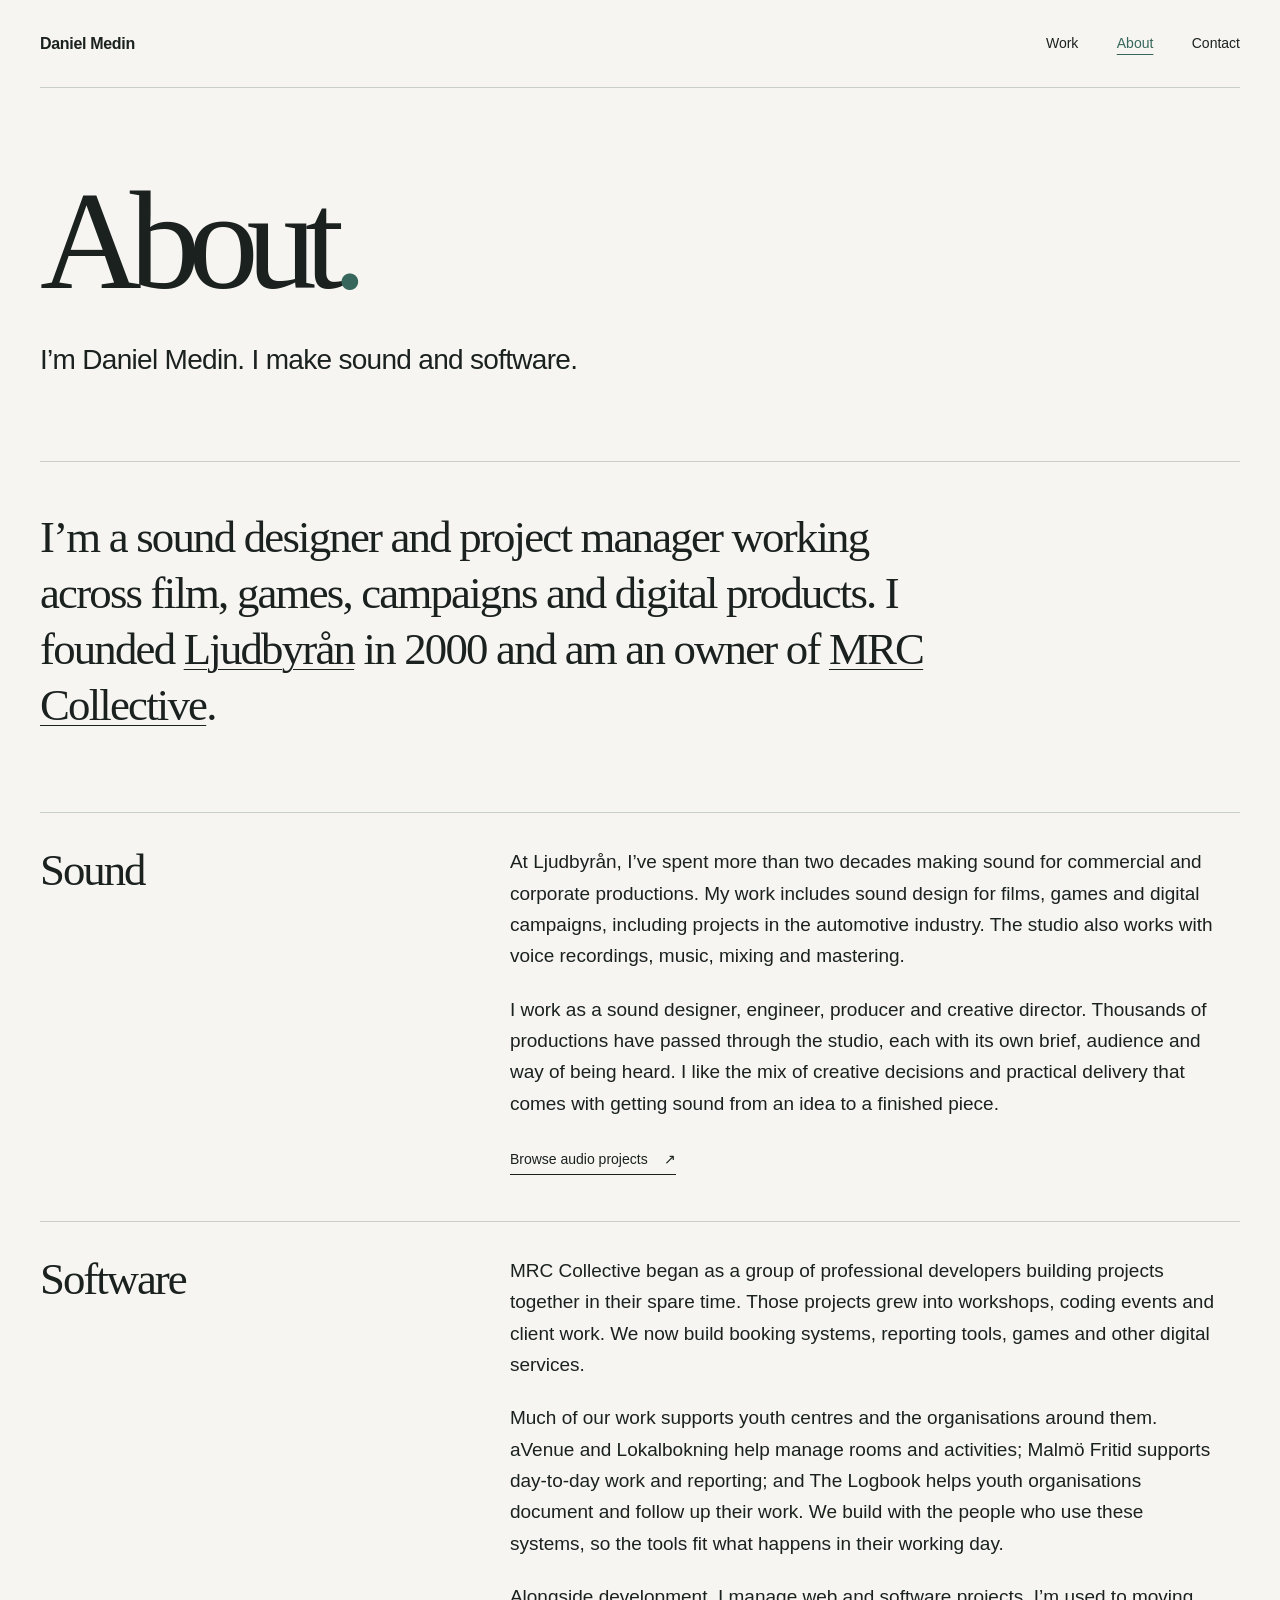
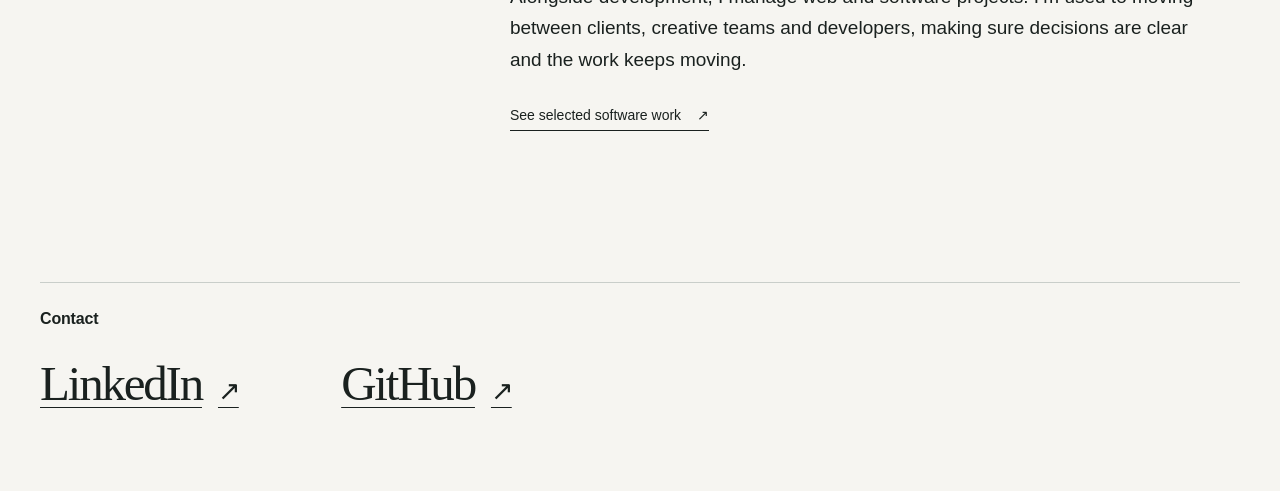
<file: about.html>
<!doctype html>
<html lang="en">
<head>
  <meta charset="utf-8">
  <meta name="viewport" content="width=device-width, initial-scale=1">
  <meta name="description" content="About Daniel Medin: sound designer, producer and project manager working across film, games and software.">
  <title>About Daniel Medin</title>
  <link rel="icon" type="image/svg+xml" href="favicon.svg">
  <link rel="stylesheet" href="styles.css">
</head>
<body>
  <div class="page">
    <header class="site-header">
      <a class="wordmark" href="index.html#top" aria-label="Daniel Medin, back to home">Daniel Medin</a>
      <nav aria-label="Main navigation">
        <a href="index.html#work">Work</a>
        <a href="about.html" aria-current="page">About</a>
        <a href="#contact">Contact</a>
      </nav>
    </header>

    <main id="top" class="about-page">
      <header class="about-intro">
        <h1>About<span class="period">.</span></h1>
        <p>I’m Daniel Medin. I make sound and software.</p>
      </header>

      <div class="about-body">
        <p class="about-opening">I’m a sound designer and project manager working across film, games, campaigns and digital products. I founded <a href="https://www.ljudbyran.se/" target="_blank" rel="noopener noreferrer">Ljudbyrån</a> in 2000 and am an owner of <a href="https://mrccollective.se/" target="_blank" rel="noopener noreferrer">MRC Collective</a>.</p>

        <section class="about-chapter" aria-labelledby="sound-title">
          <h2 id="sound-title">Sound</h2>
          <div class="about-prose">
            <p>At Ljudbyrån, I’ve spent more than two decades making sound for commercial and corporate productions. My work includes sound design for films, games and digital campaigns, including projects in the automotive industry. The studio also works with voice recordings, music, mixing and mastering.</p>
            <p>I work as a sound designer, engineer, producer and creative director. Thousands of productions have passed through the studio, each with its own brief, audience and way of being heard. I like the mix of creative decisions and practical delivery that comes with getting sound from an idea to a finished piece.</p>
            <p><a class="text-link" href="index.html#audio">Browse audio projects <span aria-hidden="true">↗</span></a></p>
          </div>
        </section>

        <section class="about-chapter" aria-labelledby="software-title">
          <h2 id="software-title">Software</h2>
          <div class="about-prose">
            <p>MRC Collective began as a group of professional developers building projects together in their spare time. Those projects grew into workshops, coding events and client work. We now build booking systems, reporting tools, games and other digital services.</p>
            <p>Much of our work supports youth centres and the organisations around them. aVenue and Lokalbokning help manage rooms and activities; Malmö Fritid supports day-to-day work and reporting; and The Logbook helps youth organisations document and follow up their work. We build with the people who use these systems, so the tools fit what happens in their working day.</p>
            <p>Alongside development, I manage web and software projects. I’m used to moving between clients, creative teams and developers, making sure decisions are clear and the work keeps moving.</p>
            <p><a class="text-link" href="index.html#professional">See selected software work <span aria-hidden="true">↗</span></a></p>
          </div>
        </section>
      </div>
    </main>

    <footer class="section footer" id="contact">
      <div class="section-heading">
        <h2>Contact</h2>
      </div>
      <div class="contact-links">
        <a class="contact-link" href="https://www.linkedin.com/in/medindaniel/" target="_blank" rel="noopener noreferrer">LinkedIn <span aria-hidden="true">↗</span></a>
        <a class="contact-link" href="https://github.com/daniel-medin/" target="_blank" rel="noopener noreferrer">GitHub <span aria-hidden="true">↗</span></a>
      </div>
    </footer>
  </div>
</body>
</html>
</file>
<file: styles.css>
:root {
  color-scheme: light;
  --paper: #f6f5f1;
  --ink: #1a211f;
  --muted: #59615d;
  --line: #c9ceca;
  --accent: #37675c;
}

* { box-sizing: border-box; }

html { scroll-behavior: smooth; }

body {
  margin: 0;
  background: var(--paper);
  color: var(--ink);
  font-family: Arial, Helvetica, sans-serif;
  line-height: 1.5;
  -webkit-font-smoothing: antialiased;
}

a { color: inherit; }
a:focus-visible { outline: 2px solid var(--accent); outline-offset: 5px; }

.page { width: min(100% - 80px, 1240px); margin-inline: auto; }

.site-header {
  min-height: 88px;
  display: flex;
  align-items: center;
  justify-content: space-between;
  gap: 24px;
  border-bottom: 1px solid var(--line);
}

.wordmark { font-size: 16px; font-weight: 700; text-decoration: none; letter-spacing: -.02em; }
.site-header nav { display: flex; flex-wrap: wrap; gap: clamp(16px, 3vw, 42px); }
.site-header nav a { font-size: 14px; text-decoration: none; }
.site-header nav a:hover, .text-link:hover, .contact-link:hover { color: var(--accent); }
.site-header nav a[aria-current="page"] { color: var(--accent); text-decoration: underline; text-underline-offset: 6px; }

.intro { padding: clamp(60px, 7vw, 95px) 0 80px; }
.intro h1 {
  margin: 0;
  font-family: Georgia, 'Times New Roman', serif;
  font-size: clamp(80px, 12vw, 168px);
  font-weight: 400;
  letter-spacing: -.085em;
  line-height: .85;
}
.period { color: var(--accent); }
.intro-bottom { display: flex; justify-content: space-between; align-items: end; gap: 40px; margin-top: 42px; }
.intro-bottom p { max-width: 590px; margin: 0; font-size: clamp(19px, 2.3vw, 28px); line-height: 1.35; letter-spacing: -.025em; }
.text-link { display: inline-flex; align-items: center; gap: 16px; white-space: nowrap; text-decoration: none; border-bottom: 1px solid currentColor; padding-bottom: 4px; font-size: 14px; }

.section { border-top: 1px solid var(--line); }
.section-heading { display: flex; justify-content: space-between; align-items: baseline; gap: 20px; padding: 24px 0 60px; }
.section-heading h2 { margin: 0; font-size: 16px; font-weight: 600; letter-spacing: -.01em; }
.section-heading span { color: var(--muted); font-size: 13px; }
.visually-hidden { position: absolute; width: 1px; height: 1px; padding: 0; margin: -1px; overflow: hidden; clip: rect(0, 0, 0, 0); white-space: nowrap; border: 0; }

.filter-anchor { display: block; height: 0; }
.work-filter { margin-top: -15px; --route-progress: 0%; }
.filter-track { position: relative; height: 31px; }
.filter-track::before, .filter-track::after { content: ''; position: absolute; top: 14px; left: 12.5%; height: 2px; }
.filter-track::before { right: 12.5%; background: var(--line); }
.filter-track::after { width: var(--route-progress); background: var(--accent); transition: width .25s ease; }
.filter-stations { position: absolute; inset: 0; display: grid; grid-template-columns: repeat(4, minmax(0, 1fr)); align-items: center; pointer-events: none; }
.filter-stations span { justify-self: center; width: 13px; height: 13px; border: 2px solid var(--accent); border-radius: 50%; background: var(--paper); }
.filter-track input { position: absolute; z-index: 1; top: 0; left: calc(12.5% - 12px); width: calc(75% + 24px); height: 29px; margin: 0; appearance: none; background: transparent; cursor: grab; }
.filter-track input:active { cursor: grabbing; }
.filter-track input::-webkit-slider-runnable-track { height: 29px; background: transparent; }
.filter-track input::-moz-range-track { height: 29px; background: transparent; }
.filter-track input::-webkit-slider-thumb { appearance: none; width: 24px; height: 24px; margin-top: 2px; border: 3px solid var(--paper); border-radius: 50%; background: var(--accent); box-shadow: 0 0 0 1px var(--accent); }
.filter-track input::-moz-range-thumb { width: 18px; height: 18px; border: 3px solid var(--paper); border-radius: 50%; background: var(--accent); box-shadow: 0 0 0 1px var(--accent); }
.filter-track input:focus-visible { outline: none; }
.filter-track input:focus-visible::-webkit-slider-thumb { box-shadow: 0 0 0 1px var(--accent), 0 0 0 5px var(--paper), 0 0 0 7px var(--accent); }
.filter-track input:focus-visible::-moz-range-thumb { box-shadow: 0 0 0 1px var(--accent), 0 0 0 5px var(--paper), 0 0 0 7px var(--accent); }
.filter-labels { display: grid; grid-template-columns: repeat(4, minmax(0, 1fr)); }
.filter-labels button { padding: 6px 4px 0; border: 0; background: transparent; color: var(--muted); font: inherit; font-size: 14px; text-align: center; cursor: pointer; }
.filter-labels button[aria-pressed="true"] { color: var(--ink); font-weight: 700; }
.filter-labels button:hover { color: var(--accent); }
.filter-labels button:focus-visible { outline: 2px solid var(--accent); outline-offset: 4px; }
.work .section-heading { padding-top: 43px; }

.project { display: grid; grid-template-columns: minmax(300px, .8fr) minmax(0, 1.2fr); gap: clamp(40px, 7vw, 110px); align-items: center; padding-bottom: 110px; }
.project[hidden] { display: none; }
.project + .project { border-top: 1px solid var(--line); padding-top: 80px; }
.project + .project--first-visible { border-top: 0; padding-top: 0; }
.project h3 { margin: 0 0 23px; font-family: Georgia, 'Times New Roman', serif; font-size: clamp(45px, 5vw, 69px); font-weight: 400; letter-spacing: -.055em; line-height: 1; }
.project p { margin: 0; }
.project-summary { max-width: 440px; font-size: 22px; line-height: 1.35; letter-spacing: -.025em; }
.project-detail { max-width: 440px; padding-top: 24px; color: var(--muted); font-size: 15px; }
.technology { max-width: 440px; padding: 30px 0 32px; color: var(--muted); font-size: 13px; }
.project-tag { display: inline-block; margin-right: 17px; color: var(--accent); font-weight: 600; }
.technology strong { color: var(--ink); font-weight: 600; margin-right: 7px; }
.project-links { display: flex; flex-wrap: wrap; align-items: center; gap: 12px; }
/* Apple's badge requires clear space of one-quarter its 40px height. */
.app-store-link { display: inline-block; padding: 10px; }
.app-store-link img { display: block; width: auto; height: 40px; }
.project-image { display: block; overflow: hidden; border: 1px solid #d5d9d7; background: #e8eceb; aspect-ratio: 16 / 10; }
.project-image img { display: block; width: 100%; height: 100%; object-fit: contain; transition: transform .3s ease; }
.project-image--portrait { display: flex; align-items: center; justify-content: center; aspect-ratio: 1.15; background: #e7eee9; }
.project-image--portrait img { width: auto; height: calc(100% - 34px); max-width: calc(100% - 34px); object-fit: contain; }
.project-image--art { display: flex; align-items: center; justify-content: center; background: #eff0ec; }
.project-image--art img { width: calc(100% - 72px); height: calc(100% - 72px); object-fit: contain; }
.project-image:hover img { transform: scale(1.025); }

.audio-register { border-top: 1px solid var(--line); margin-bottom: 100px; }
.audio-register[hidden] { display: none; }
.audio-register summary { display: flex; align-items: baseline; justify-content: space-between; gap: 24px; padding: 28px 0; cursor: pointer; list-style: none; }
.audio-register summary::-webkit-details-marker { display: none; }
.audio-register summary > span:first-child { font-family: Georgia, 'Times New Roman', serif; font-size: clamp(38px, 4.5vw, 62px); letter-spacing: -.055em; line-height: 1.1; }
.audio-register summary:focus-visible { outline: 2px solid var(--accent); outline-offset: 5px; }
.audio-register-action { flex: none; color: var(--muted); font-size: 14px; }
.audio-register-action span { display: inline-block; margin-left: 12px; }
.audio-register[open] .audio-register-action span { transform: rotate(90deg); }
.audio-register-content { padding: 4px 0 20px; }
.audio-intro { max-width: 720px; margin: 0 0 12px; font-size: clamp(19px, 2vw, 24px); line-height: 1.4; }
.audio-year-note { max-width: 720px; margin: 0 0 30px; color: var(--muted); font-size: 14px; line-height: 1.5; }
.audio-years { display: flex; flex-wrap: wrap; gap: 8px 25px; padding: 0 0 34px; border-bottom: 1px solid var(--line); }
.audio-years a { color: var(--muted); font-size: 14px; text-decoration: none; }
.audio-years a:hover, .audio-years a:focus-visible { color: var(--accent); text-decoration: underline; text-underline-offset: 4px; }
.audio-year { padding: 27px 0 34px; border-bottom: 1px solid var(--line); scroll-margin-top: 20px; }
.audio-year h4 { margin: 0 0 13px; font-family: Georgia, 'Times New Roman', serif; font-size: 32px; font-weight: 400; }
.audio-project-list { display: grid; grid-template-columns: repeat(2, minmax(0, 1fr)); gap: 0 34px; padding: 0; margin: 0; list-style: none; }
.audio-project-list li { padding: 8px 0; border-bottom: 1px solid #e0e3e0; font-size: 15px; line-height: 1.4; overflow-wrap: anywhere; }

.about-page { padding-bottom: 105px; }
.about-intro { padding: clamp(62px, 7vw, 95px) 0 80px; }
.about-intro h1 { margin: 0; font-family: Georgia, 'Times New Roman', serif; font-size: clamp(78px, 11vw, 150px); font-weight: 400; letter-spacing: -.085em; line-height: .9; }
.about-intro > p { margin: 35px 0 0; font-size: clamp(20px, 2.3vw, 28px); letter-spacing: -.025em; }
.about-body { border-top: 1px solid var(--line); }
.about-opening { max-width: 920px; margin: 0; padding: 48px 0 78px; font-family: Georgia, 'Times New Roman', serif; font-size: clamp(28px, 3.5vw, 46px); line-height: 1.25; letter-spacing: -.04em; }
.about-opening a, .about-prose a:not(.text-link) { text-decoration-thickness: 1px; text-underline-offset: 5px; }
.about-opening a:hover, .about-prose a:hover { color: var(--accent); }
.about-chapter { display: grid; grid-template-columns: minmax(180px, .35fr) minmax(0, .65fr); gap: clamp(30px, 6vw, 90px); border-top: 1px solid var(--line); padding: 33px 0 46px; }
.about-chapter h2 { margin: 0; font-family: Georgia, 'Times New Roman', serif; font-size: clamp(34px, 3.5vw, 48px); font-weight: 400; line-height: 1.1; letter-spacing: -.045em; }
.about-prose { max-width: 710px; }
.about-prose p { margin: 0 0 22px; font-size: clamp(17px, 1.5vw, 19px); line-height: 1.65; }
.about-prose p:last-child { margin-bottom: 0; }
.about-prose .text-link { margin-top: 8px; font-size: 14px; line-height: 1.5; }

.footer { padding-bottom: 70px; }
.footer .section-heading { padding-bottom: 16px; }
.contact-links { display: flex; flex-wrap: wrap; gap: 18px clamp(40px, 8vw, 110px); }
.contact-link { display: inline-flex; gap: 16px; align-items: baseline; font-size: clamp(30px, 4vw, 49px); font-family: Georgia, 'Times New Roman', serif; letter-spacing: -.045em; text-decoration-thickness: 1px; text-underline-offset: 7px; }
.contact-link span { font-family: Arial, Helvetica, sans-serif; font-size: .55em; }

@media (max-width: 760px) {
  .page { width: min(100% - 36px, 600px); }
  .site-header { min-height: 74px; }
  .site-header nav { gap: 14px; }
  .site-header nav a { font-size: 13px; }
  .intro { padding: 85px 0 85px; }
  .intro h1 { font-size: clamp(69px, 15vw, 115px); }
  .intro-bottom { display: block; margin-top: 40px; }
  .intro-bottom .text-link { margin-top: 28px; }
  .filter-labels button { font-size: 13px; }
  .section-heading { padding-bottom: 43px; }
  .project { display: flex; flex-direction: column; align-items: stretch; gap: 43px; padding-bottom: 80px; }
  .project + .project { padding-top: 60px; }
  .project-summary { font-size: 21px; }
  .project-image { aspect-ratio: 16 / 10; }
  .project-image--portrait { aspect-ratio: auto; overflow: visible; border: 0; background: transparent; }
  .project-image--portrait img { width: min(100%, 460px); height: auto; max-width: none; }
  .audio-register { margin-bottom: 75px; }
  .audio-register summary { align-items: start; }
  .audio-register-action { padding-top: 6px; }
  .audio-project-list { grid-template-columns: 1fr; }
  .about-page { padding-bottom: 75px; }
  .about-intro { padding: 75px 0 65px; }
  .about-opening { padding: 37px 0 58px; }
  .about-chapter { display: block; padding: 28px 0 45px; }
  .about-chapter h2 { margin-bottom: 25px; }
}

@media (max-width: 420px) {
  .site-header { align-items: start; flex-direction: column; justify-content: center; gap: 10px; padding: 14px 0; }
  .intro { padding-top: 70px; }
  .intro h1 { font-size: clamp(66px, 16.5vw, 82px); }
}

@media (max-width: 360px) {
  .filter-labels button { padding-inline: 0; font-size: 12px; }
}

@media (prefers-reduced-motion: reduce) {
  html { scroll-behavior: auto; }
  .filter-track::after { transition: none; }
  .project-image img { transition: none; }
}
</file>
